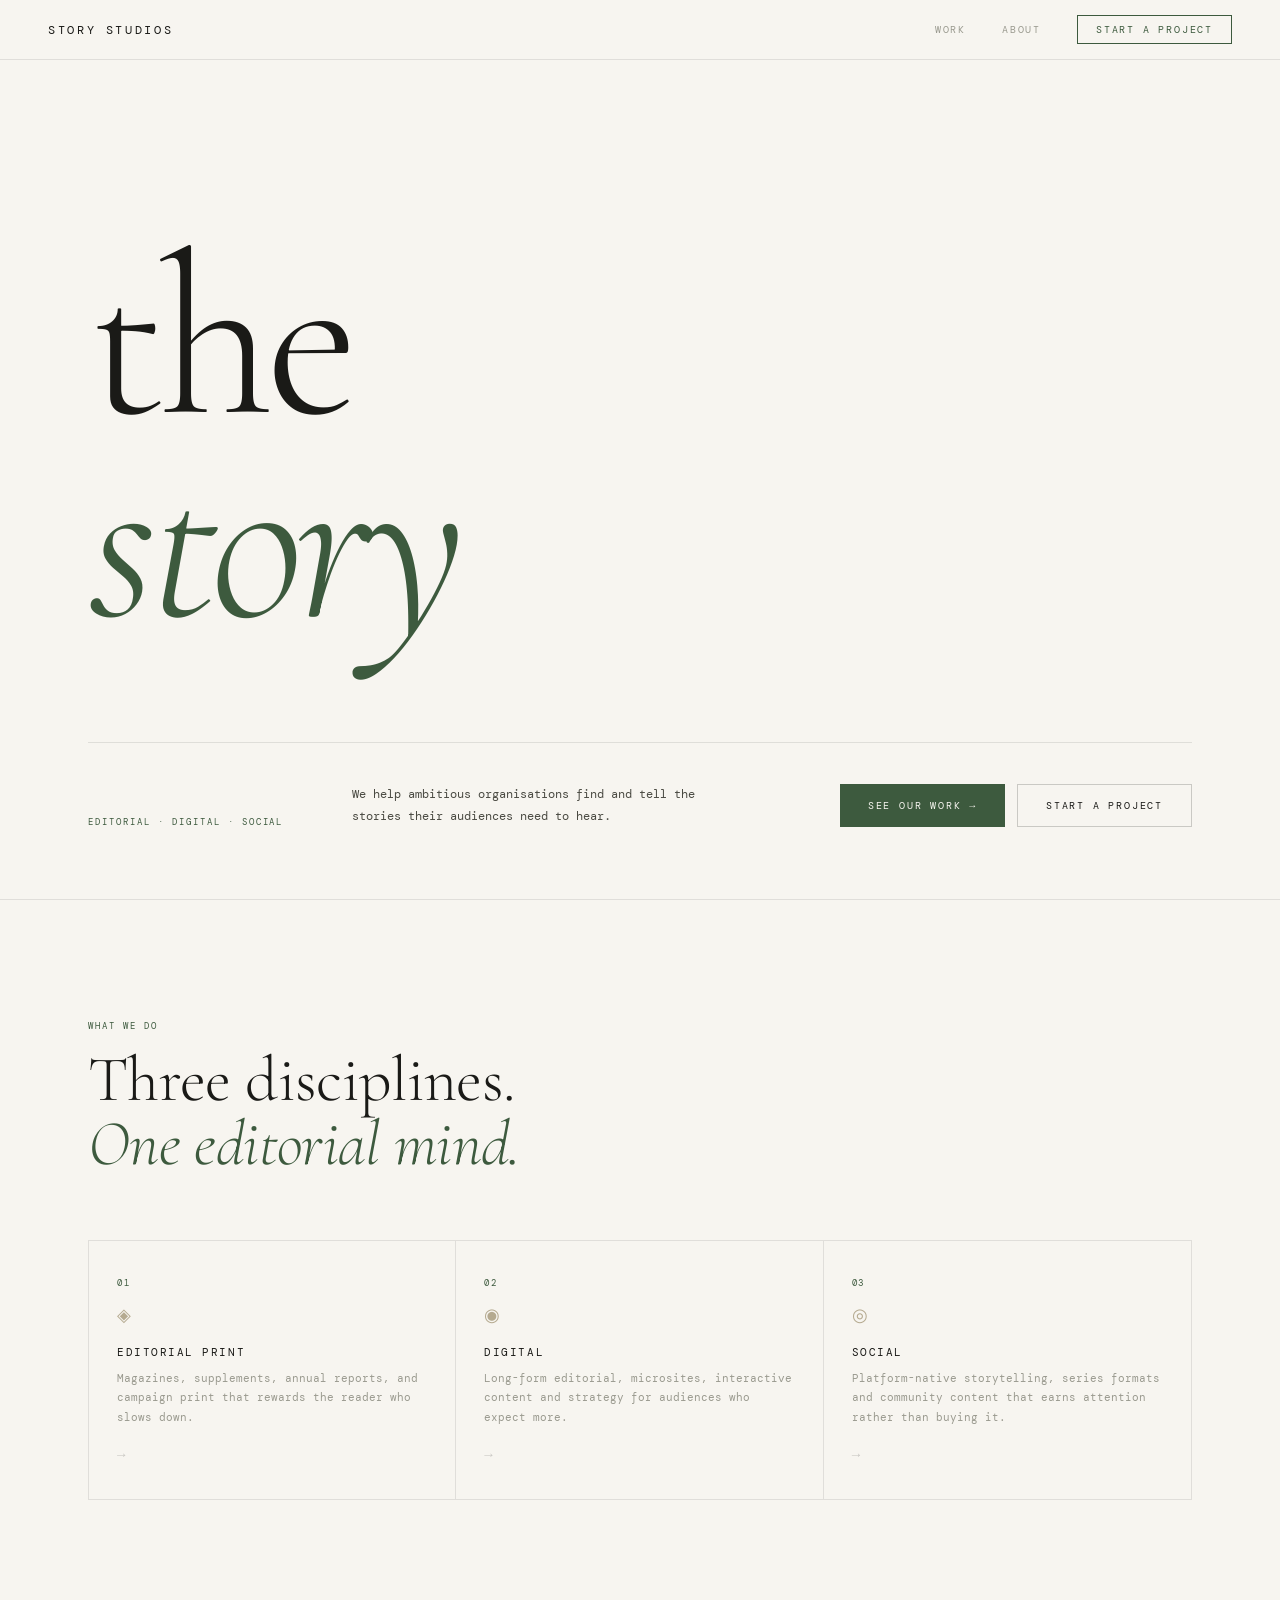
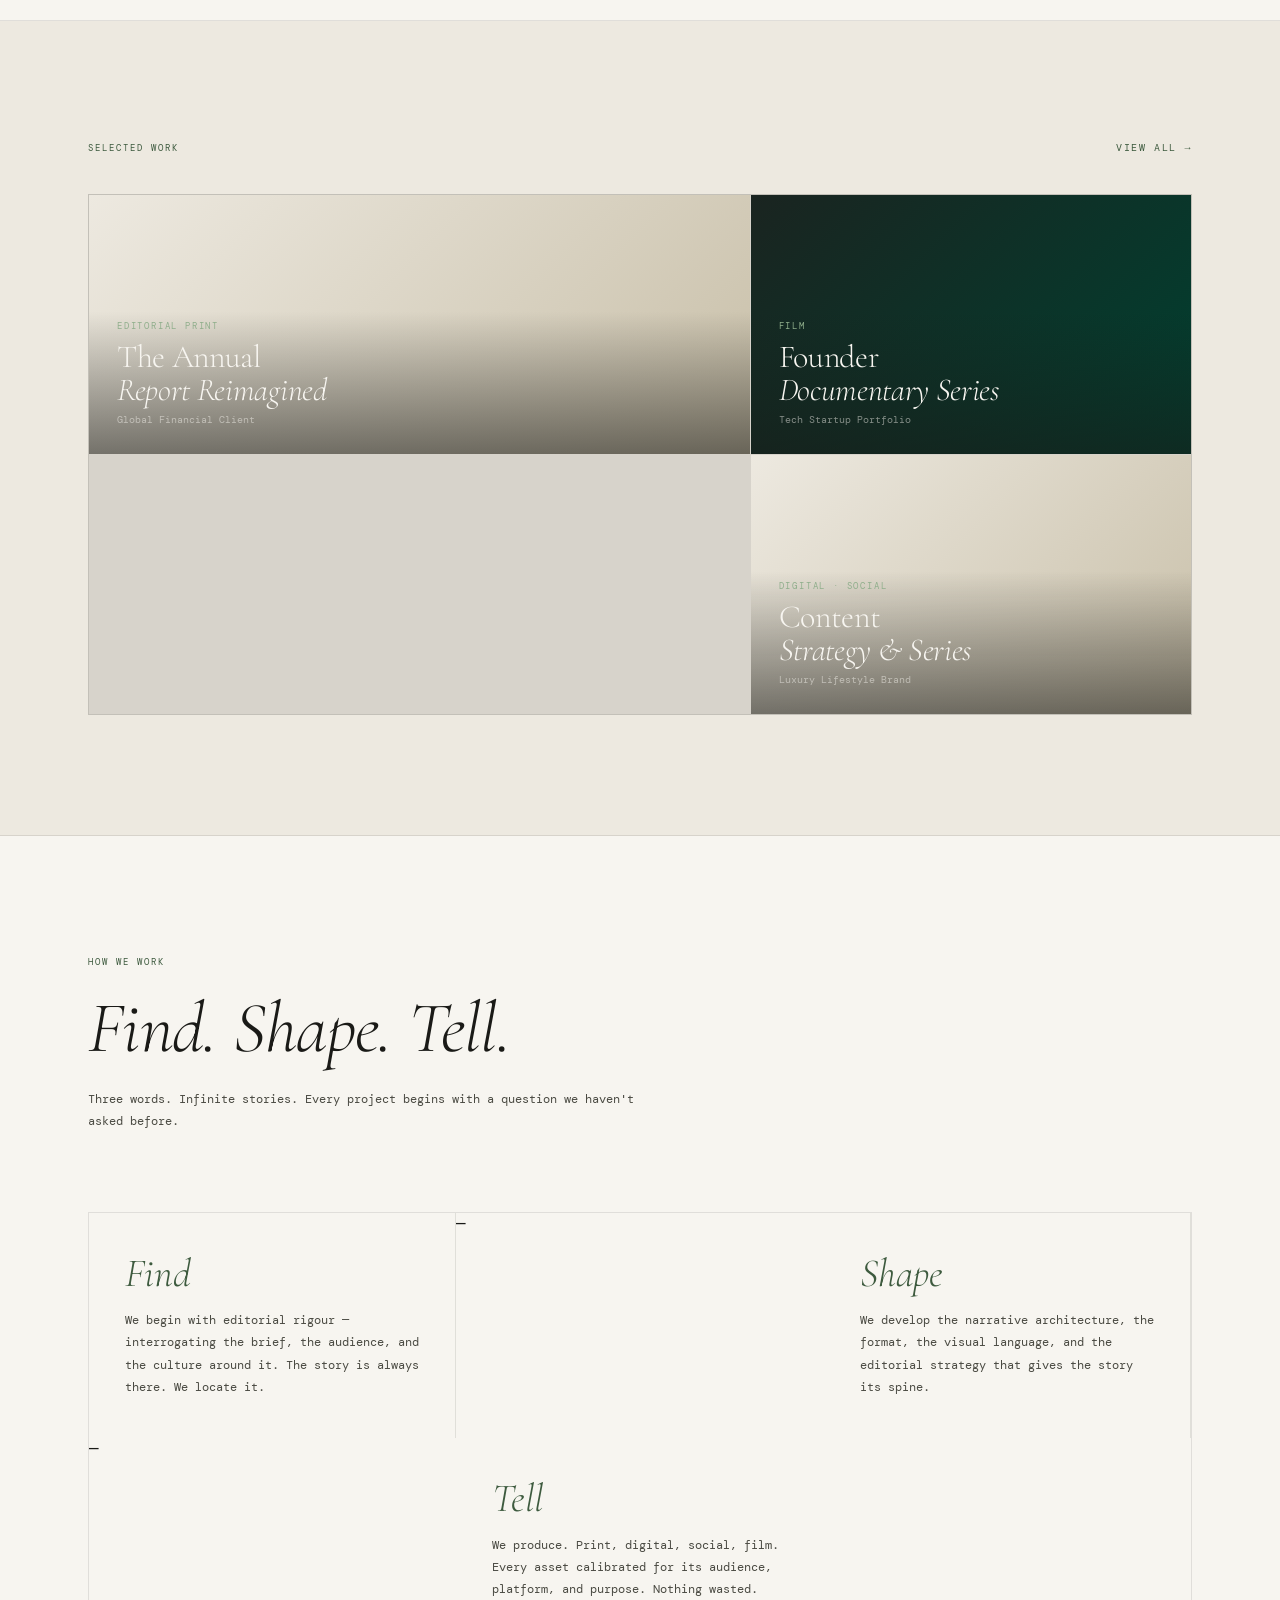
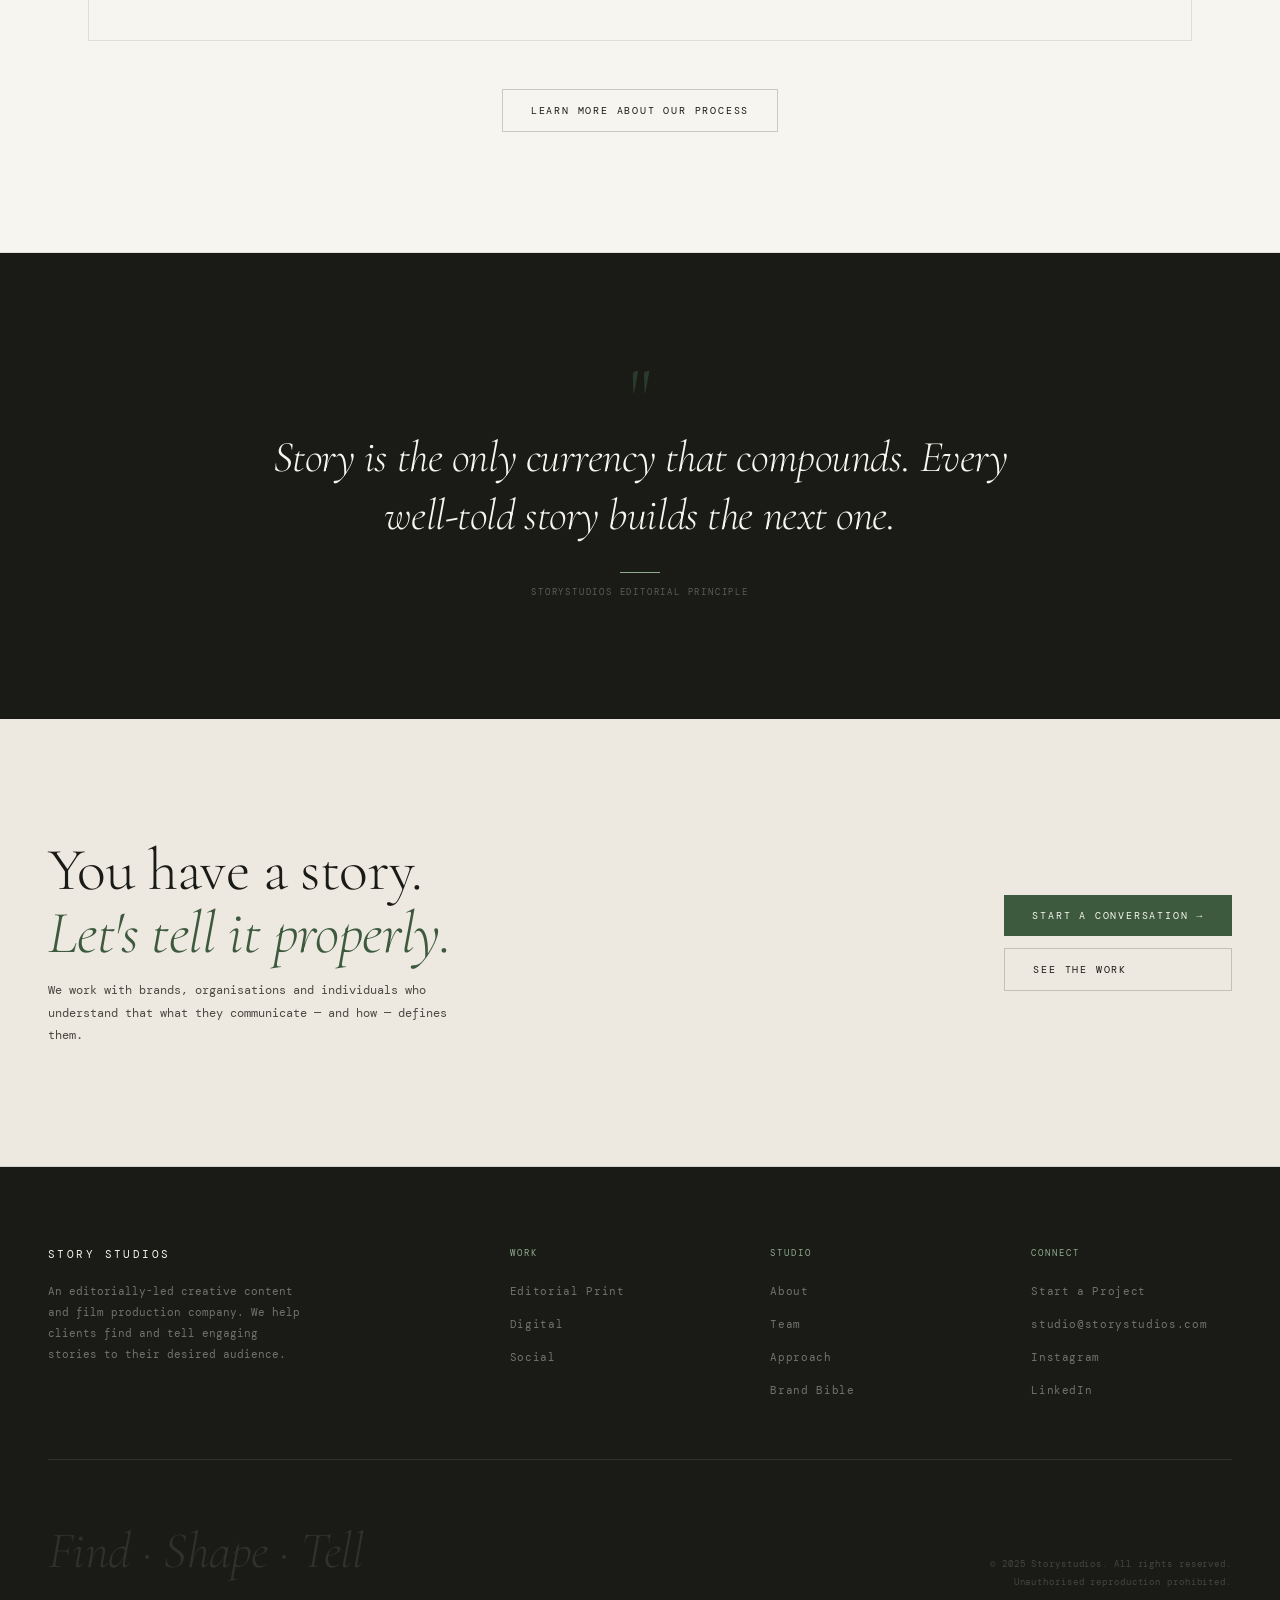
<file: index.html>
<!DOCTYPE html>
<html lang="en">
<head>
  <meta charset="UTF-8" />
  <meta http-equiv="refresh" content="0; url=home.html" />
  <meta name="viewport" content="width=device-width, initial-scale=1.0" />
  <title>Storystudios</title>
  <style>
    body { background: #2B2D3A; margin: 0; }
  </style>
</head>
<body>
  <script>window.location.replace('home.html');</script>
</body>
</html>
</file>
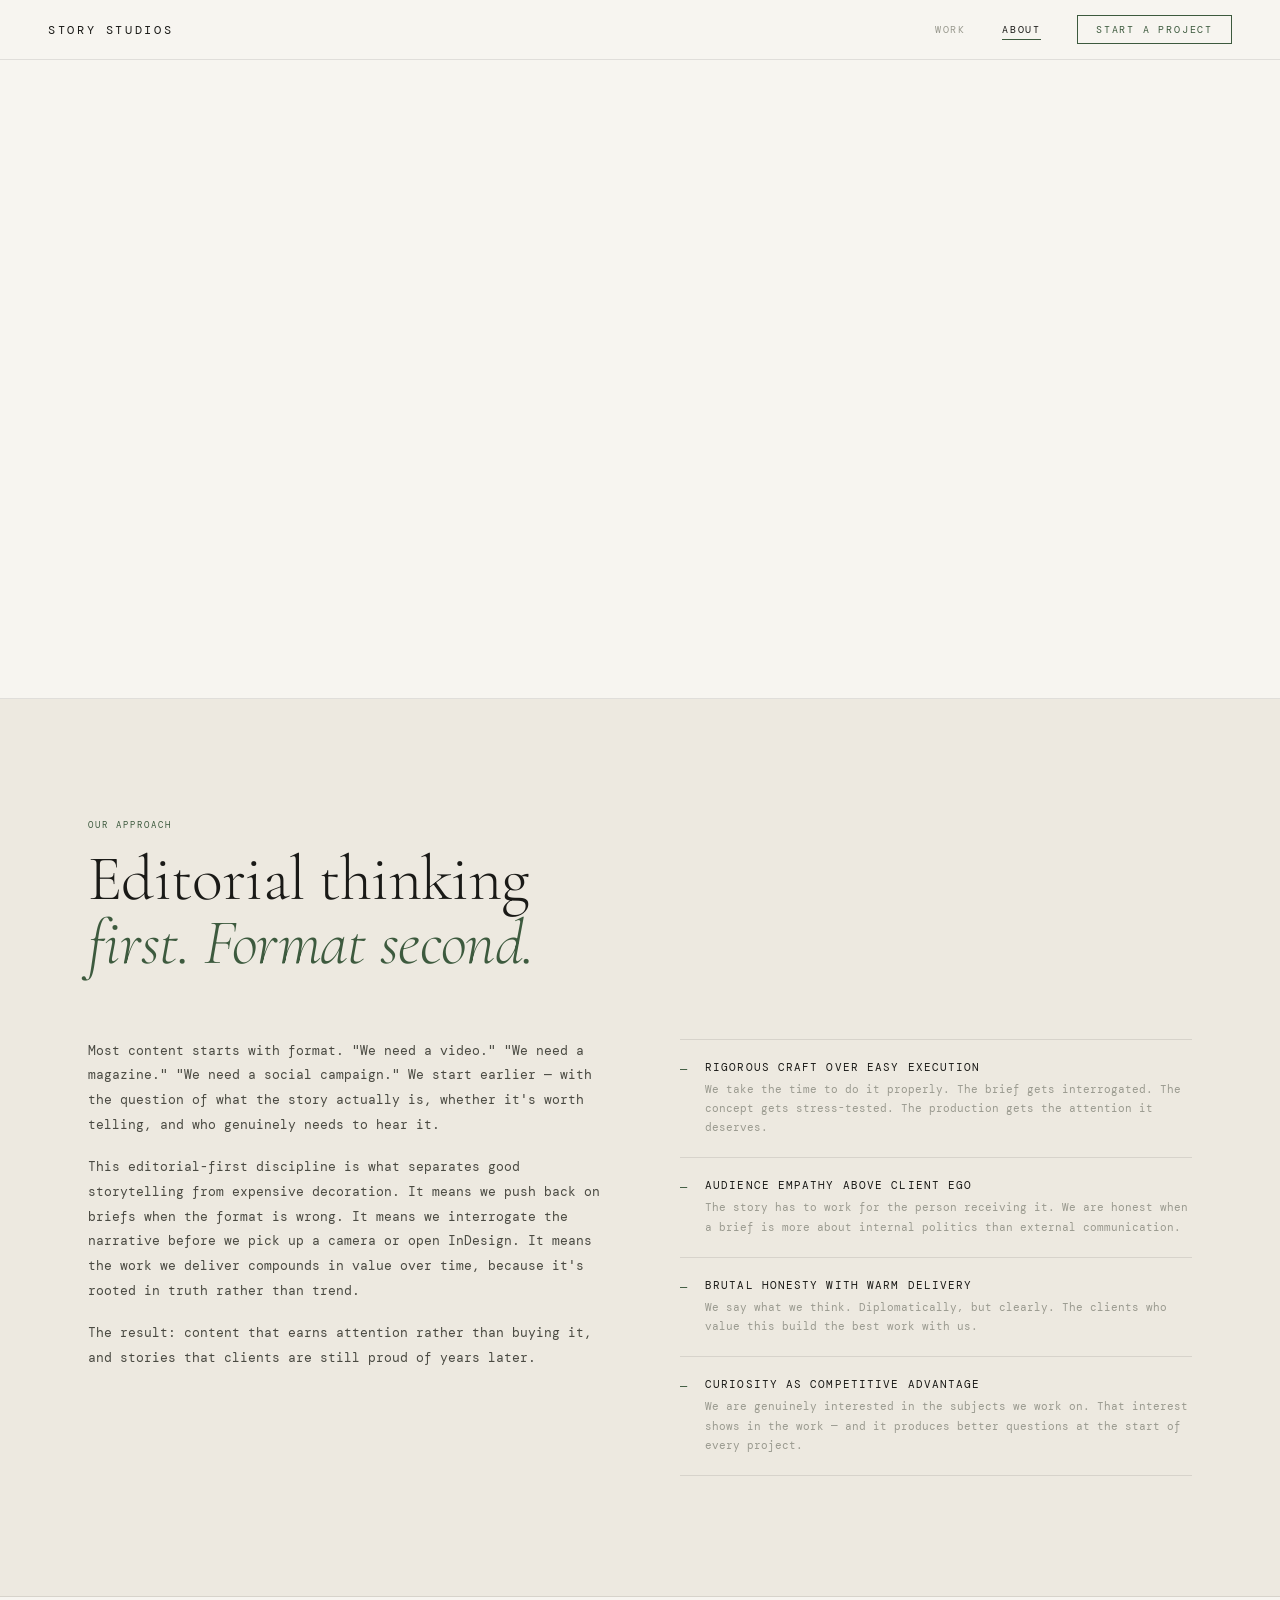
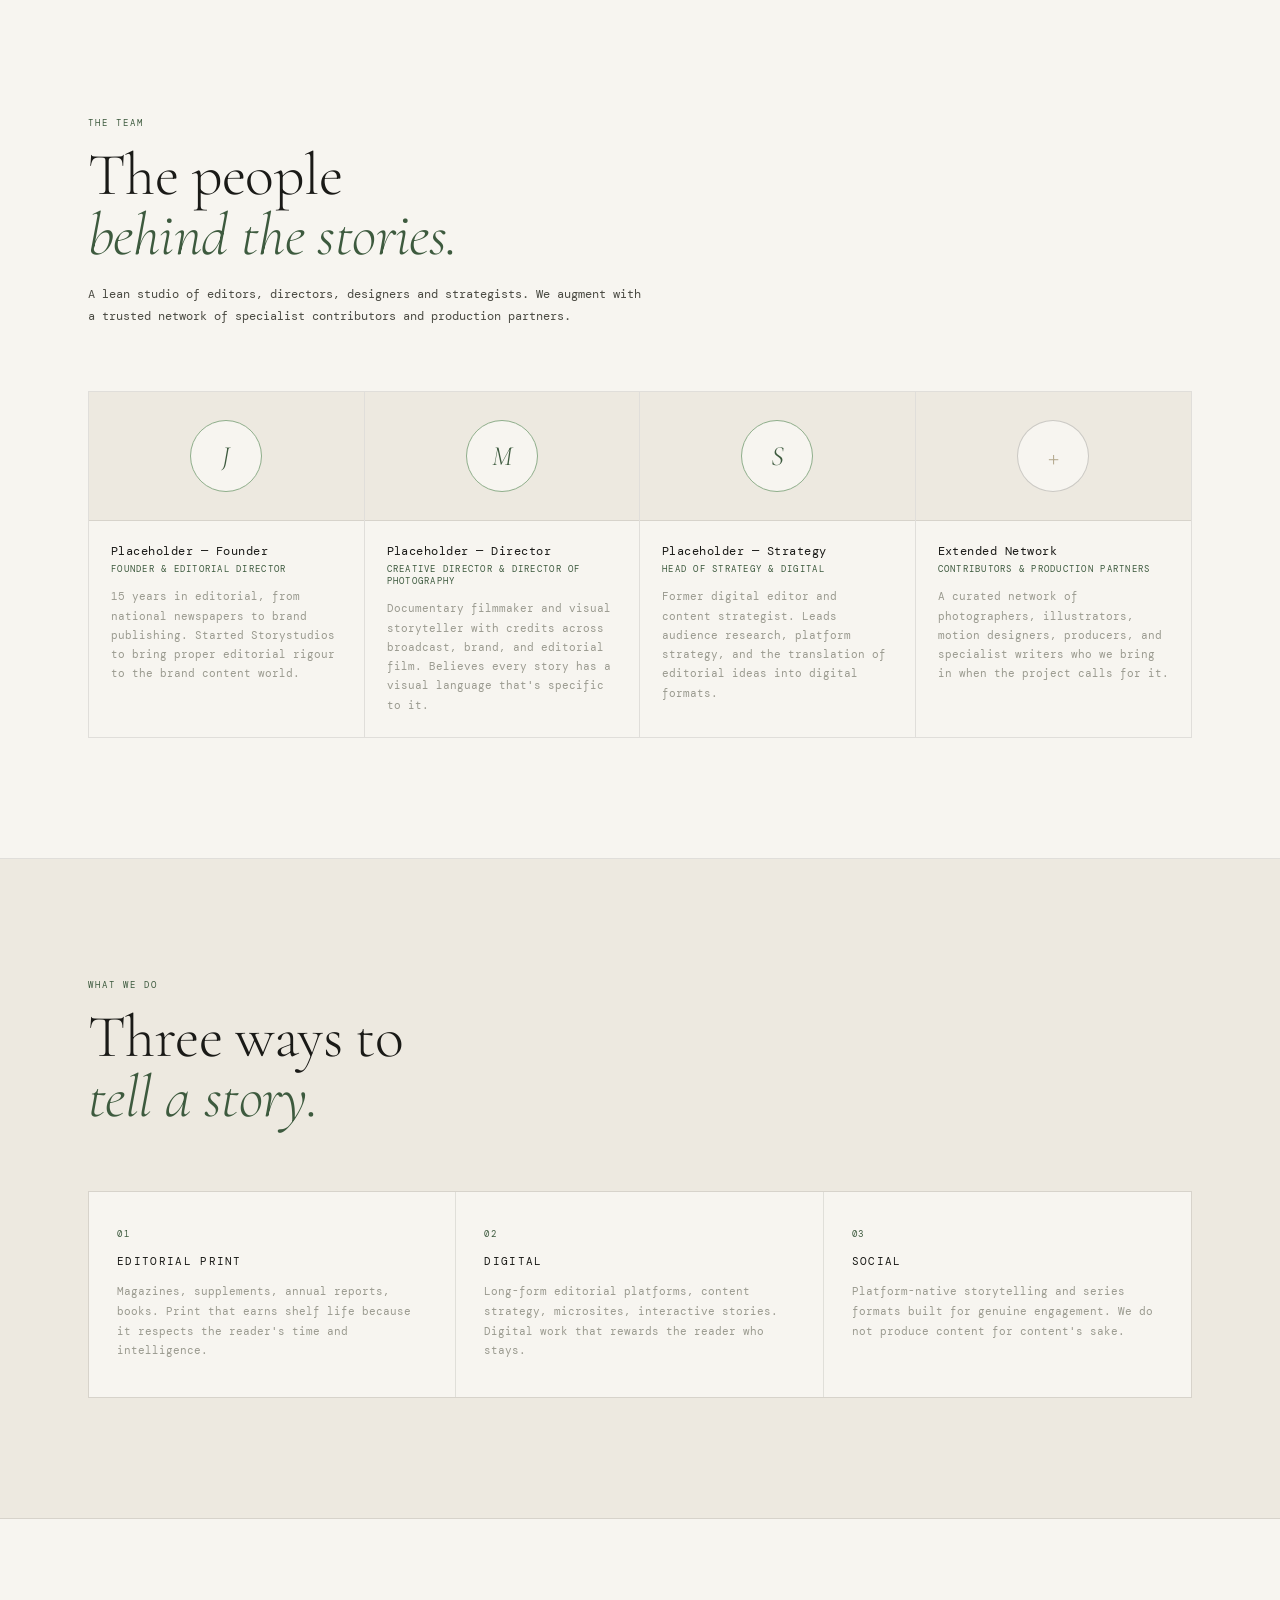
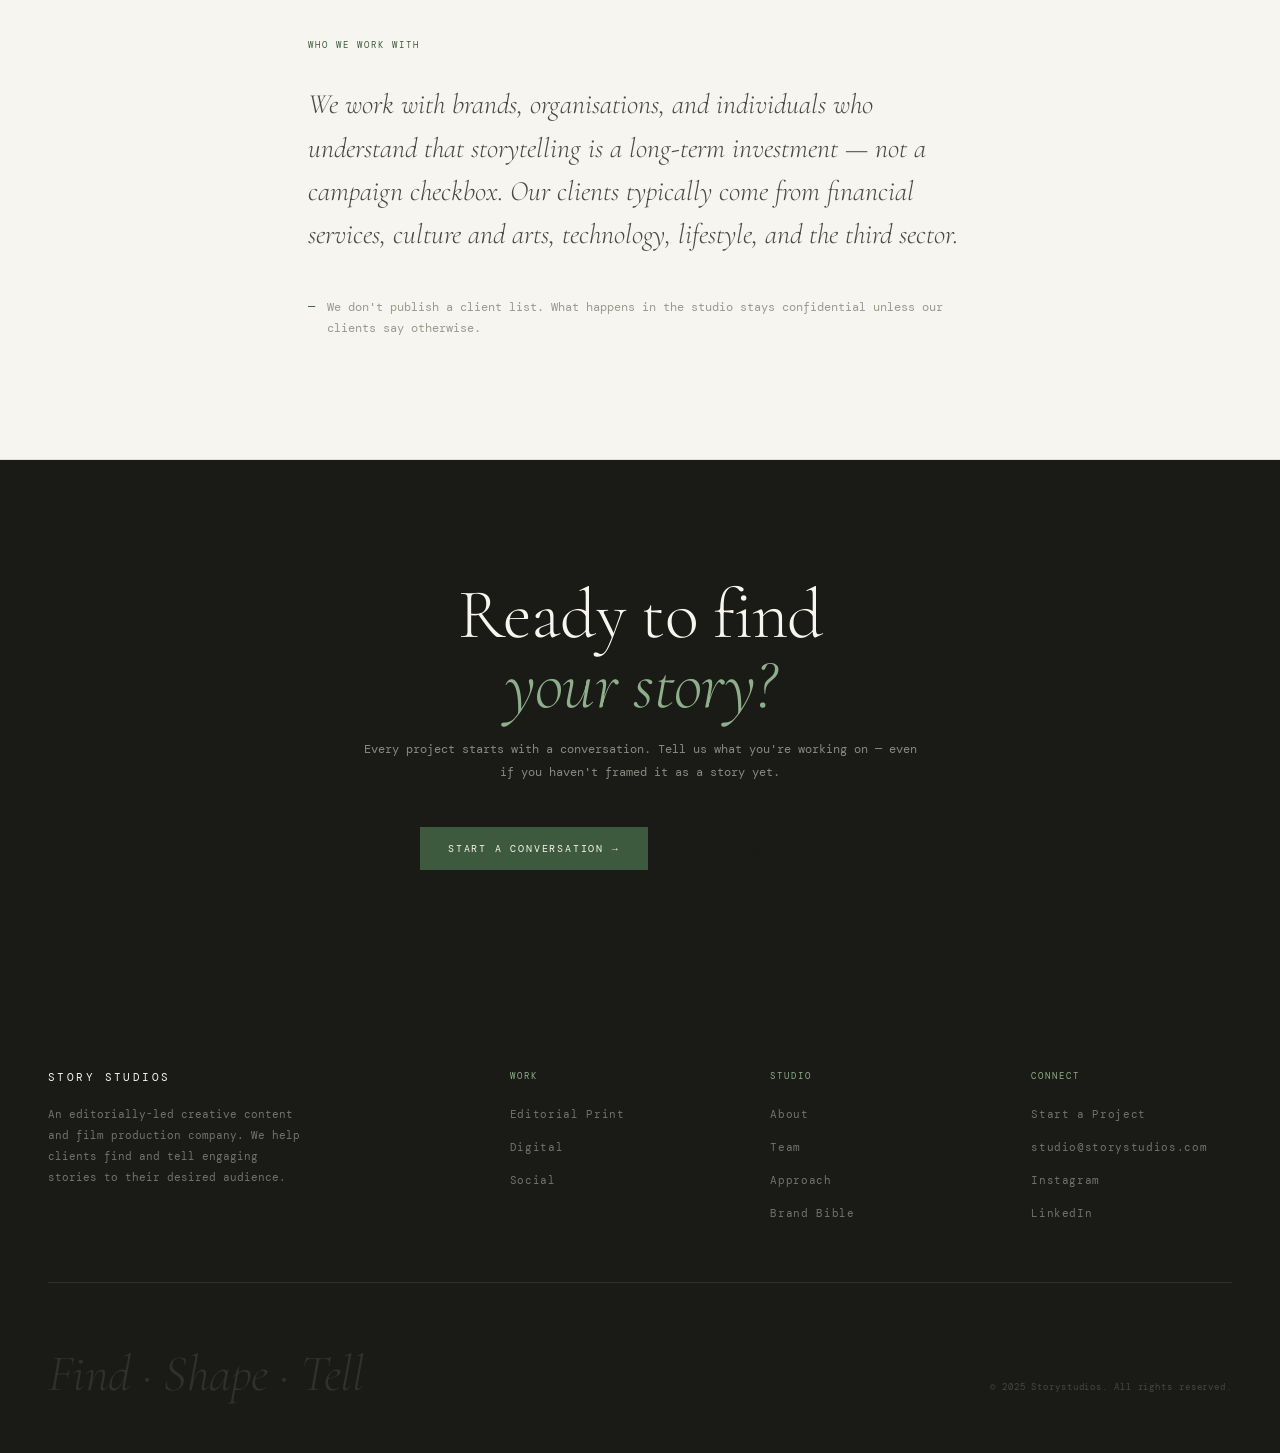
<file: about.html>
<!DOCTYPE html>
<html lang="en">
<head>
  <meta charset="UTF-8" />
  <meta name="viewport" content="width=device-width, initial-scale=1.0" />
  <title>About — Storystudios</title>
  <meta name="description" content="Storystudios — who we are, how we work, and why editorial thinking drives everything we do." />
  <link rel="preconnect" href="https://fonts.googleapis.com">
  <link rel="preconnect" href="https://fonts.gstatic.com" crossorigin>
  <link href="https://fonts.googleapis.com/css2?family=Cormorant+Garamond:ital,wght@0,300;0,400;0,600;1,300;1,400&family=DM+Mono:ital,wght@0,300;0,400;1,300&display=swap" rel="stylesheet">
  <link rel="stylesheet" href="css/site.css" />
  <link rel="stylesheet" href="css/about.css" />
</head>
<body>

  <nav class="site-nav" id="site-nav">
    <a href="home.html" class="nav-logo">
      <span class="nav-wordmark">Story Studios</span>
    </a>
    <div class="nav-links">
      <a href="work.html">Work</a>
      <a href="about.html" class="active">About</a>
      <a href="contact.html" class="nav-cta">Start a Project</a>
    </div>
  </nav>

  <div class="page-wrap">

    <!-- ABOUT HERO -->
    <header class="about-hero">
      <div class="ah-inner">
        <div class="ah-left">
          <div class="eyebrow" style="animation: fadeUp 0.7s var(--ease-out-expo) 0.1s both; opacity:0;">About the Studio</div>
          <h1 class="ah-title" style="animation: fadeUp 0.8s var(--ease-out-expo) 0.25s both; opacity:0;">
            We are<br>
            <em>editorial</em><br>
            strategists<br>
            who make<br>
            <em>things.</em>
          </h1>
        </div>
        <div class="ah-right" style="animation: fadeUp 0.8s var(--ease-out-expo) 0.5s both; opacity:0;">
          <p class="ah-intro">Storystudios is an editorially-led creative content and film production company. We help ambitious brands and organisations find and tell engaging stories to their desired audiences.</p>
          <p class="ah-intro">We are not a marketing agency. We are not a production house. We sit at the intersection — bringing editorial rigour and production capability to every brief, in equal measure.</p>
          <div class="ah-stats">
            <div class="ah-stat">
              <div class="ah-num">04</div>
              <div class="ah-label">Disciplines</div>
            </div>
            <div class="ah-stat">
              <div class="ah-num">10+</div>
              <div class="ah-label">Years Experience</div>
            </div>
            <div class="ah-stat">
              <div class="ah-num">3</div>
              <div class="ah-label">Continents</div>
            </div>
          </div>
        </div>
      </div>
    </header>

    <!-- APPROACH -->
    <section class="approach-section" id="approach">
      <div class="as-inner">
        <div class="as-header reveal">
          <div class="eyebrow">Our Approach</div>
          <h2 class="as-title">Editorial thinking<br><em>first. Format second.</em></h2>
        </div>
        <div class="as-body">
          <div class="as-text reveal">
            <p>Most content starts with format. "We need a video." "We need a magazine." "We need a social campaign." We start earlier — with the question of what the story actually is, whether it's worth telling, and who genuinely needs to hear it.</p>
            <p>This editorial-first discipline is what separates good storytelling from expensive decoration. It means we push back on briefs when the format is wrong. It means we interrogate the narrative before we pick up a camera or open InDesign. It means the work we deliver compounds in value over time, because it's rooted in truth rather than trend.</p>
            <p>The result: content that earns attention rather than buying it, and stories that clients are still proud of years later.</p>
          </div>
          <div class="as-principles reveal">
            <div class="asp-item">
              <div class="asp-mark">—</div>
              <div class="asp-text">
                <div class="asp-title">Rigorous craft over easy execution</div>
                <div class="asp-desc">We take the time to do it properly. The brief gets interrogated. The concept gets stress-tested. The production gets the attention it deserves.</div>
              </div>
            </div>
            <div class="asp-item">
              <div class="asp-mark">—</div>
              <div class="asp-text">
                <div class="asp-title">Audience empathy above client ego</div>
                <div class="asp-desc">The story has to work for the person receiving it. We are honest when a brief is more about internal politics than external communication.</div>
              </div>
            </div>
            <div class="asp-item">
              <div class="asp-mark">—</div>
              <div class="asp-text">
                <div class="asp-title">Brutal honesty with warm delivery</div>
                <div class="asp-desc">We say what we think. Diplomatically, but clearly. The clients who value this build the best work with us.</div>
              </div>
            </div>
            <div class="asp-item">
              <div class="asp-mark">—</div>
              <div class="asp-text">
                <div class="asp-title">Curiosity as competitive advantage</div>
                <div class="asp-desc">We are genuinely interested in the subjects we work on. That interest shows in the work — and it produces better questions at the start of every project.</div>
              </div>
            </div>
          </div>
        </div>
      </div>
    </section>

    <!-- TEAM -->
    <section class="team-section" id="team">
      <div class="ts-inner">
        <div class="ts-header reveal">
          <div class="eyebrow">The Team</div>
          <h2 class="ts-title">The people<br><em>behind the stories.</em></h2>
          <p class="ts-sub">A lean studio of editors, directors, designers and strategists. We augment with a trusted network of specialist contributors and production partners.</p>
        </div>
        <div class="ts-grid">
          <div class="team-card reveal">
            <div class="tc-portrait">
              <div class="tc-portrait-inner">
                <div class="tc-initial">J</div>
              </div>
            </div>
            <div class="tc-info">
              <div class="tc-name">Placeholder — Founder</div>
              <div class="tc-role">Founder &amp; Editorial Director</div>
              <p class="tc-bio">15 years in editorial, from national newspapers to brand publishing. Started Storystudios to bring proper editorial rigour to the brand content world.</p>
            </div>
          </div>
          <div class="team-card reveal">
            <div class="tc-portrait">
              <div class="tc-portrait-inner">
                <div class="tc-initial">M</div>
              </div>
            </div>
            <div class="tc-info">
              <div class="tc-name">Placeholder — Director</div>
              <div class="tc-role">Creative Director &amp; Director of Photography</div>
              <p class="tc-bio">Documentary filmmaker and visual storyteller with credits across broadcast, brand, and editorial film. Believes every story has a visual language that's specific to it.</p>
            </div>
          </div>
          <div class="team-card reveal">
            <div class="tc-portrait">
              <div class="tc-portrait-inner">
                <div class="tc-initial">S</div>
              </div>
            </div>
            <div class="tc-info">
              <div class="tc-name">Placeholder — Strategy</div>
              <div class="tc-role">Head of Strategy &amp; Digital</div>
              <p class="tc-bio">Former digital editor and content strategist. Leads audience research, platform strategy, and the translation of editorial ideas into digital formats.</p>
            </div>
          </div>
          <div class="team-card reveal">
            <div class="tc-portrait">
              <div class="tc-portrait-inner tc-network">
                <div class="tc-initial">+</div>
              </div>
            </div>
            <div class="tc-info">
              <div class="tc-name">Extended Network</div>
              <div class="tc-role">Contributors &amp; Production Partners</div>
              <p class="tc-bio">A curated network of photographers, illustrators, motion designers, producers, and specialist writers who we bring in when the project calls for it.</p>
            </div>
          </div>
        </div>
      </div>
    </section>

    <!-- DISCIPLINES -->
    <section class="about-disciplines">
      <div class="ad-inner">
        <div class="ad-header reveal">
          <div class="eyebrow">What We Do</div>
          <h2 class="ad-title">Three ways to<br><em>tell a story.</em></h2>
        </div>
        <div class="ad-grid ad-grid-3">
          <div class="ad-item reveal">
            <div class="ad-num">01</div>
            <div class="ad-name">Editorial Print</div>
            <p>Magazines, supplements, annual reports, books. Print that earns shelf life because it respects the reader's time and intelligence.</p>
          </div>
          <div class="ad-item reveal">
            <div class="ad-num">02</div>
            <div class="ad-name">Digital</div>
            <p>Long-form editorial platforms, content strategy, microsites, interactive stories. Digital work that rewards the reader who stays.</p>
          </div>
          <div class="ad-item reveal">
            <div class="ad-num">03</div>
            <div class="ad-name">Social</div>
            <p>Platform-native storytelling and series formats built for genuine engagement. We do not produce content for content's sake.</p>
          </div>
          
        </div>
      </div>
    </section>

    <!-- CLIENTS -->
    <section class="clients-section">
      <div class="cl-inner reveal">
        <div class="eyebrow" style="margin-bottom:32px;">Who We Work With</div>
        <p class="cl-intro">We work with brands, organisations, and individuals who understand that storytelling is a long-term investment — not a campaign checkbox. Our clients typically come from financial services, culture and arts, technology, lifestyle, and the third sector.</p>
        <div class="cl-note">
          <span class="cl-note-mark">—</span>
          We don't publish a client list. What happens in the studio stays confidential unless our clients say otherwise.
        </div>
      </div>
    </section>

    <!-- CTA -->
    <section class="about-cta">
      <div class="acta-inner reveal">
        <h2 class="acta-title">Ready to find<br><em>your story?</em></h2>
        <p class="acta-sub">Every project starts with a conversation. Tell us what you're working on — even if you haven't framed it as a story yet.</p>
        <div class="acta-actions">
          <a href="contact.html" class="btn-primary">Start a Conversation →</a>
          <a href="work.html" class="btn-ghost">See the Work First</a>
        </div>
      </div>
    </section>

  </div>

  <!-- FOOTER -->
  <footer class="site-footer">
    <div class="footer-grid">
      <div class="footer-brand">
        <div class="footer-logo">
          
          <span class="footer-wordmark">Story Studios</span>
        </div>
        <p>An editorially-led creative content and film production company. We help clients find and tell engaging stories to their desired audience.</p>
      </div>
      <div class="footer-col">
        <div class="footer-col-label">Work</div>
        <ul>
          <li><a href="work.html?filter=editorial">Editorial Print</a></li>
          <li><a href="work.html?filter=digital">Digital</a></li>
          <li><a href="work.html?filter=social">Social</a></li>
          
        </ul>
      </div>
      <div class="footer-col">
        <div class="footer-col-label">Studio</div>
        <ul>
          <li><a href="about.html">About</a></li>
          <li><a href="about.html#team">Team</a></li>
          <li><a href="about.html#approach">Approach</a></li>
          <li><a href="index.html">Brand Bible</a></li>
        </ul>
      </div>
      <div class="footer-col">
        <div class="footer-col-label">Connect</div>
        <ul>
          <li><a href="contact.html">Start a Project</a></li>
          <li><a href="mailto:studio@storystudios.com">studio@storystudios.com</a></li>
          <li><a href="#">Instagram</a></li>
          <li><a href="#">LinkedIn</a></li>
        </ul>
      </div>
    </div>
    <div class="footer-bottom">
      <div class="footer-tagline">Find · Shape · Tell</div>
      <div class="footer-legal">© 2025 Storystudios. All rights reserved.</div>
    </div>
  </footer>

  <script src="js/site.js"></script>
</body>
</html>
</file>
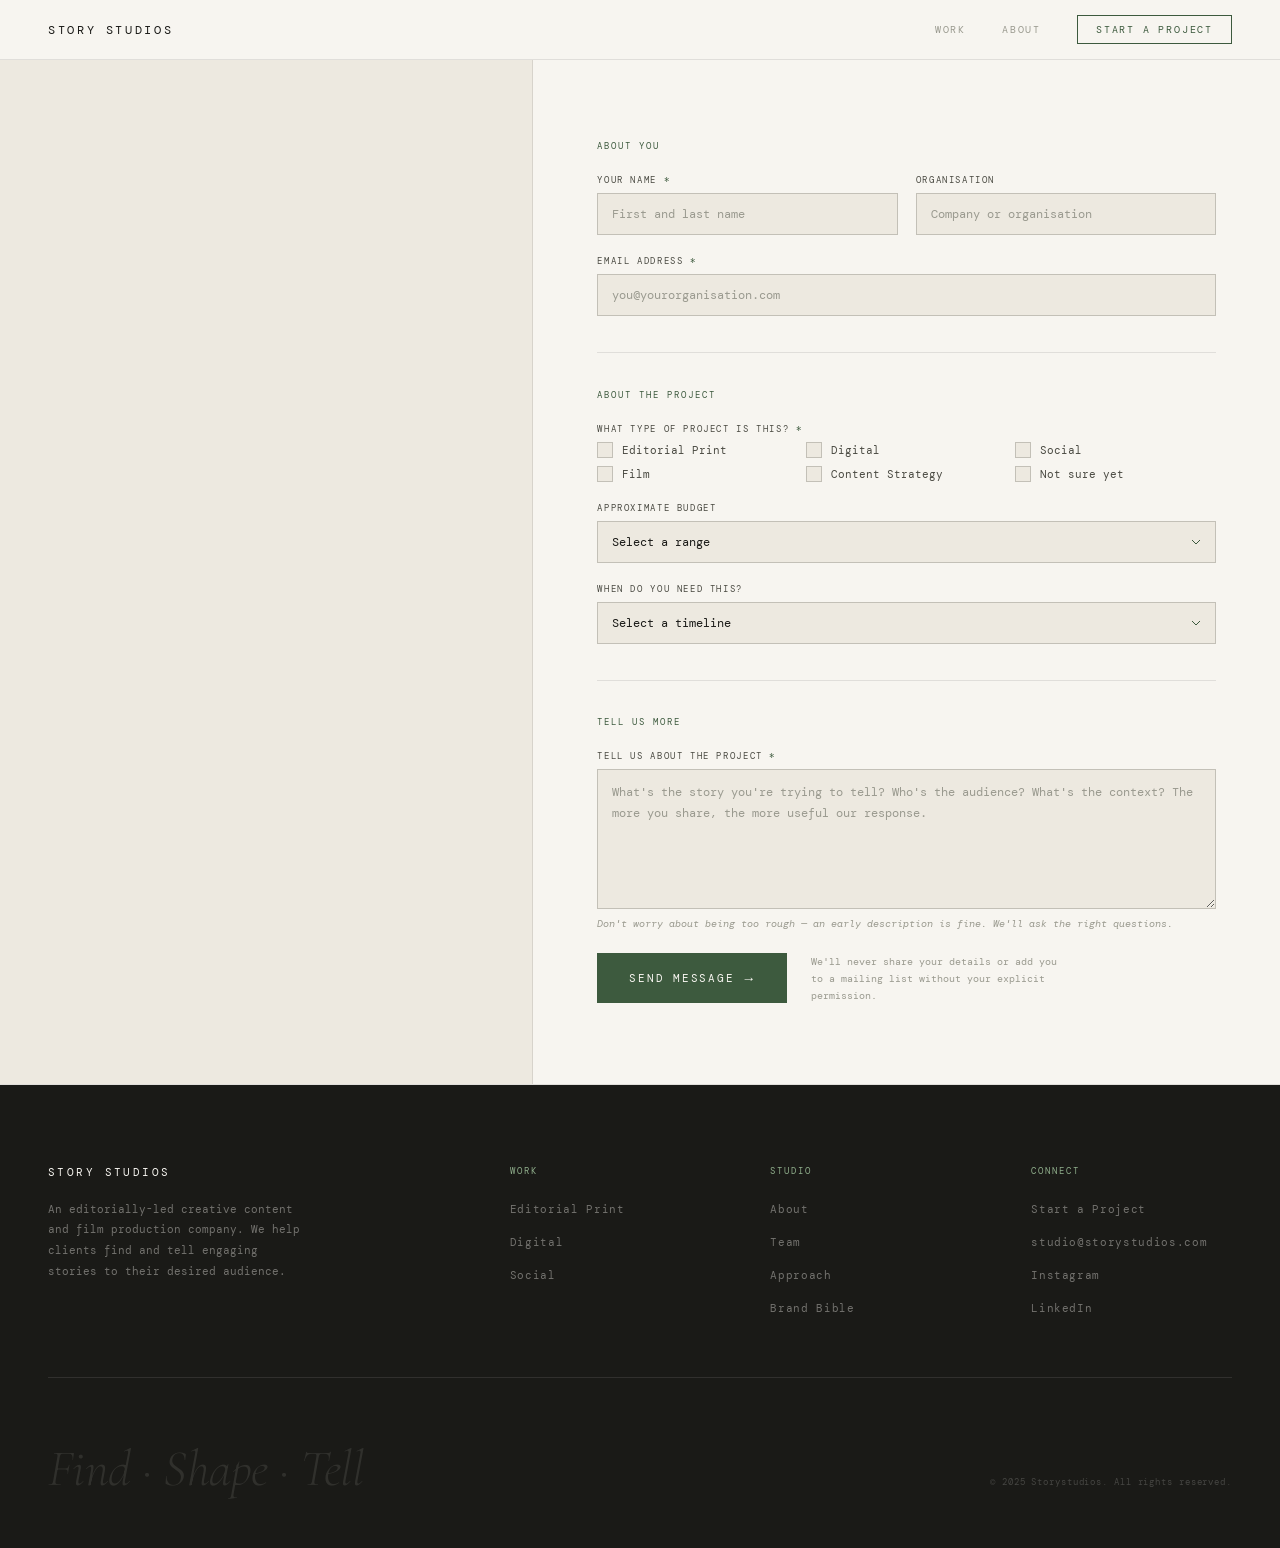
<file: contact.html>
<!DOCTYPE html>
<html lang="en">
<head>
  <meta charset="UTF-8" />
  <meta name="viewport" content="width=device-width, initial-scale=1.0" />
  <title>Contact — Storystudios</title>
  <meta name="description" content="Start a project with Storystudios. Tell us your story — we'll help you shape it." />
  <link rel="preconnect" href="https://fonts.googleapis.com">
  <link rel="preconnect" href="https://fonts.gstatic.com" crossorigin>
  <link href="https://fonts.googleapis.com/css2?family=Cormorant+Garamond:ital,wght@0,300;0,400;0,600;1,300;1,400&family=DM+Mono:ital,wght@0,300;0,400;1,300&display=swap" rel="stylesheet">
  <link rel="stylesheet" href="css/site.css" />
  <link rel="stylesheet" href="css/contact.css" />
</head>
<body>

  <nav class="site-nav" id="site-nav">
    <a href="home.html" class="nav-logo">
      <span class="nav-wordmark">Story Studios</span>
    </a>
    <div class="nav-links">
      <a href="work.html">Work</a>
      <a href="about.html">About</a>
      <a href="contact.html" class="nav-cta active-cta">Start a Project</a>
    </div>
  </nav>

  <div class="page-wrap">

    <div class="contact-layout">

      <!-- LEFT: Contact info -->
      <div class="contact-left">
        <div class="cl-sticky">
          <div class="eyebrow" style="margin-bottom:24px; animation: fadeUp 0.7s var(--ease-out-expo) 0.1s both; opacity:0;">Get in Touch</div>
          <h1 class="contact-title" style="animation: fadeUp 0.8s var(--ease-out-expo) 0.25s both; opacity:0;">
            Let's find<br>
            <em>your story.</em>
          </h1>
          <p class="contact-intro" style="animation: fadeUp 0.8s var(--ease-out-expo) 0.4s both; opacity:0;">Every project starts with a conversation. Tell us what you're working on — even if you haven't framed it as a story yet. That's partly what we're here for.</p>

          <div class="contact-details" style="animation: fadeUp 0.8s var(--ease-out-expo) 0.55s both; opacity:0;">
            <div class="cd-item">
              <div class="cd-label">Email</div>
              <a href="mailto:studio@storystudios.com" class="cd-value">studio@storystudios.com</a>
            </div>
            <div class="cd-item">
              <div class="cd-label">New Business</div>
              <a href="mailto:hello@storystudios.com" class="cd-value">hello@storystudios.com</a>
            </div>
            <div class="cd-item">
              <div class="cd-label">Website</div>
              <a href="home.html" class="cd-value">storystudios.com</a>
            </div>
          </div>

          <div class="contact-social" style="animation: fadeUp 0.8s var(--ease-out-expo) 0.7s both; opacity:0;">
            <div class="cd-label">Follow</div>
            <div class="cs-links">
              <a href="#" class="cs-link">Instagram</a>
              <a href="#" class="cs-link">LinkedIn</a>
              <a href="#" class="cs-link">Vimeo</a>
            </div>
          </div>

          <div class="contact-process" style="animation: fadeUp 0.8s var(--ease-out-expo) 0.85s both; opacity:0;">
            <div class="cp-title">What happens next</div>
            <div class="cp-step">
              <span class="cp-num">01</span>
              <span>We read your message and respond within one working day.</span>
            </div>
            <div class="cp-step">
              <span class="cp-num">02</span>
              <span>A short discovery call — 30 minutes — to understand the brief.</span>
            </div>
            <div class="cp-step">
              <span class="cp-num">03</span>
              <span>We come back with a perspective, not just a proposal.</span>
            </div>
          </div>
        </div>
      </div>

      <!-- RIGHT: Form -->
      <div class="contact-right">
        <form class="contact-form" id="contact-form" novalidate>

          <div class="cf-section-label">About you</div>

          <div class="cf-row">
            <div class="cf-field">
              <label class="cf-label" for="name">Your name <span class="cf-req">*</span></label>
              <input class="cf-input" type="text" id="name" name="name" placeholder="First and last name" required />
            </div>
            <div class="cf-field">
              <label class="cf-label" for="company">Organisation</label>
              <input class="cf-input" type="text" id="company" name="company" placeholder="Company or organisation" />
            </div>
          </div>

          <div class="cf-field">
            <label class="cf-label" for="email">Email address <span class="cf-req">*</span></label>
            <input class="cf-input" type="email" id="email" name="email" placeholder="you@yourorganisation.com" required />
          </div>

          <div class="cf-divider"></div>
          <div class="cf-section-label">About the project</div>

          <div class="cf-field">
            <label class="cf-label">What type of project is this? <span class="cf-req">*</span></label>
            <div class="cf-checkgroup">
              <label class="cf-check">
                <input type="checkbox" name="type" value="editorial" />
                <span class="cf-check-box"></span>
                <span>Editorial Print</span>
              </label>
              <label class="cf-check">
                <input type="checkbox" name="type" value="digital" />
                <span class="cf-check-box"></span>
                <span>Digital</span>
              </label>
              <label class="cf-check">
                <input type="checkbox" name="type" value="social" />
                <span class="cf-check-box"></span>
                <span>Social</span>
              </label>
              <label class="cf-check">
                <input type="checkbox" name="type" value="film" />
                <span class="cf-check-box"></span>
                <span>Film</span>
              </label>
              <label class="cf-check">
                <input type="checkbox" name="type" value="strategy" />
                <span class="cf-check-box"></span>
                <span>Content Strategy</span>
              </label>
              <label class="cf-check">
                <input type="checkbox" name="type" value="notsure" />
                <span class="cf-check-box"></span>
                <span>Not sure yet</span>
              </label>
            </div>
          </div>

          <div class="cf-field">
            <label class="cf-label" for="budget">Approximate budget</label>
            <select class="cf-input cf-select" id="budget" name="budget">
              <option value="" disabled selected>Select a range</option>
              <option value="under10">Under £10,000</option>
              <option value="10-25">£10,000 – £25,000</option>
              <option value="25-50">£25,000 – £50,000</option>
              <option value="50-100">£50,000 – £100,000</option>
              <option value="over100">£100,000+</option>
              <option value="discuss">Prefer to discuss</option>
            </select>
          </div>

          <div class="cf-field">
            <label class="cf-label" for="timeline">When do you need this?</label>
            <select class="cf-input cf-select" id="timeline" name="timeline">
              <option value="" disabled selected>Select a timeline</option>
              <option value="asap">As soon as possible</option>
              <option value="1month">Within 1 month</option>
              <option value="3months">1–3 months</option>
              <option value="6months">3–6 months</option>
              <option value="planning">Still planning</option>
            </select>
          </div>

          <div class="cf-divider"></div>
          <div class="cf-section-label">Tell us more</div>

          <div class="cf-field">
            <label class="cf-label" for="message">Tell us about the project <span class="cf-req">*</span></label>
            <textarea class="cf-input cf-textarea" id="message" name="message" placeholder="What's the story you're trying to tell? Who's the audience? What's the context? The more you share, the more useful our response." required></textarea>
            <div class="cf-hint">Don't worry about being too rough — an early description is fine. We'll ask the right questions.</div>
          </div>

          <div class="cf-submit-row">
            <button type="submit" class="cf-submit">
              <span class="cf-submit-text">Send Message</span>
              <span class="cf-submit-arrow">→</span>
            </button>
            <div class="cf-privacy">We'll never share your details or add you to a mailing list without your explicit permission.</div>
          </div>

          <!-- Success state -->
          <div class="cf-success" id="cf-success" style="display:none;">
            <div class="cfs-mark">✓</div>
            <div class="cfs-title">Message received.</div>
            <div class="cfs-body">We'll be in touch within one working day. In the meantime, take a look at <a href="work.html">our work</a>.</div>
          </div>

        </form>
      </div>

    </div>

  </div>

  <!-- FOOTER -->
  <footer class="site-footer">
    <div class="footer-grid">
      <div class="footer-brand">
        <div class="footer-logo">
          
          <span class="footer-wordmark">Story Studios</span>
        </div>
        <p>An editorially-led creative content and film production company. We help clients find and tell engaging stories to their desired audience.</p>
      </div>
      <div class="footer-col">
        <div class="footer-col-label">Work</div>
        <ul>
          <li><a href="work.html?filter=editorial">Editorial Print</a></li>
          <li><a href="work.html?filter=digital">Digital</a></li>
          <li><a href="work.html?filter=social">Social</a></li>
          
        </ul>
      </div>
      <div class="footer-col">
        <div class="footer-col-label">Studio</div>
        <ul>
          <li><a href="about.html">About</a></li>
          <li><a href="about.html#team">Team</a></li>
          <li><a href="about.html#approach">Approach</a></li>
          <li><a href="index.html">Brand Bible</a></li>
        </ul>
      </div>
      <div class="footer-col">
        <div class="footer-col-label">Connect</div>
        <ul>
          <li><a href="contact.html">Start a Project</a></li>
          <li><a href="mailto:studio@storystudios.com">studio@storystudios.com</a></li>
          <li><a href="#">Instagram</a></li>
          <li><a href="#">LinkedIn</a></li>
        </ul>
      </div>
    </div>
    <div class="footer-bottom">
      <div class="footer-tagline">Find · Shape · Tell</div>
      <div class="footer-legal">© 2025 Storystudios. All rights reserved.</div>
    </div>
  </footer>

  <script src="js/site.js"></script>
</body>
</html>
</file>
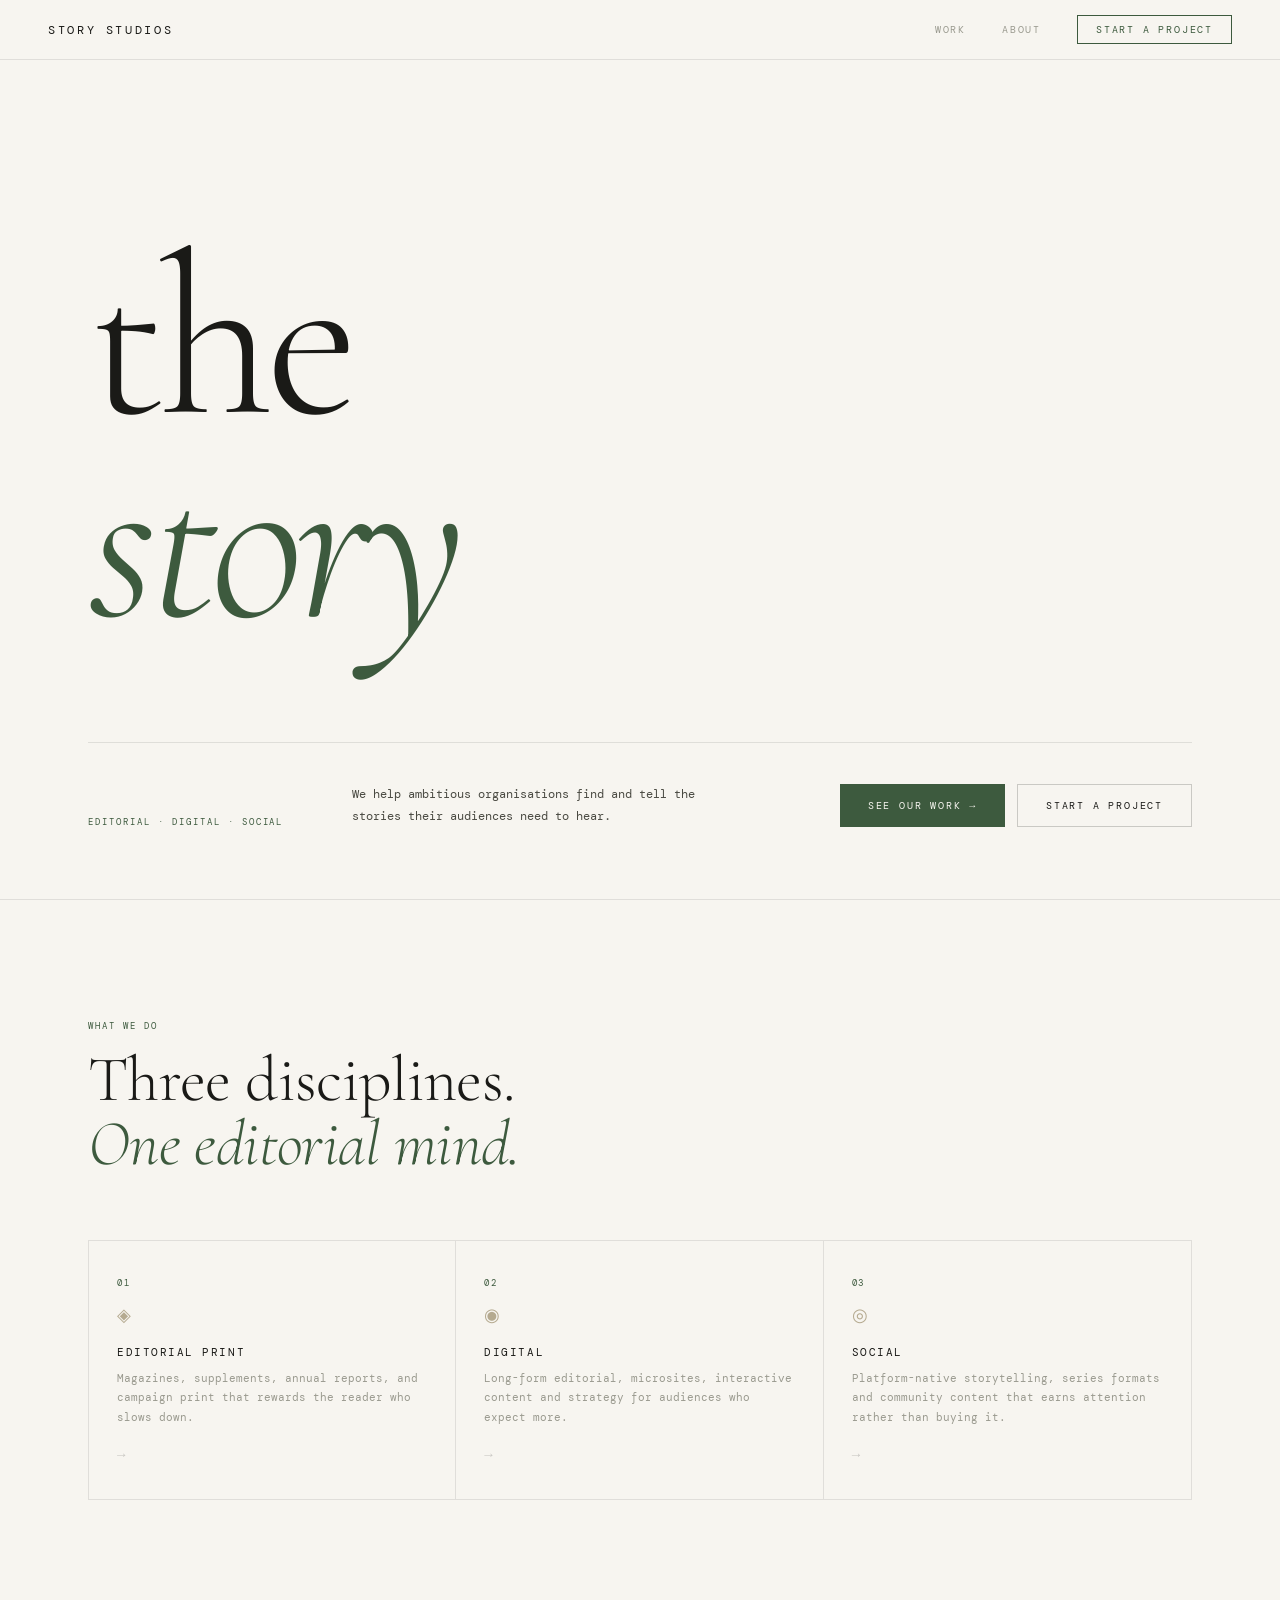
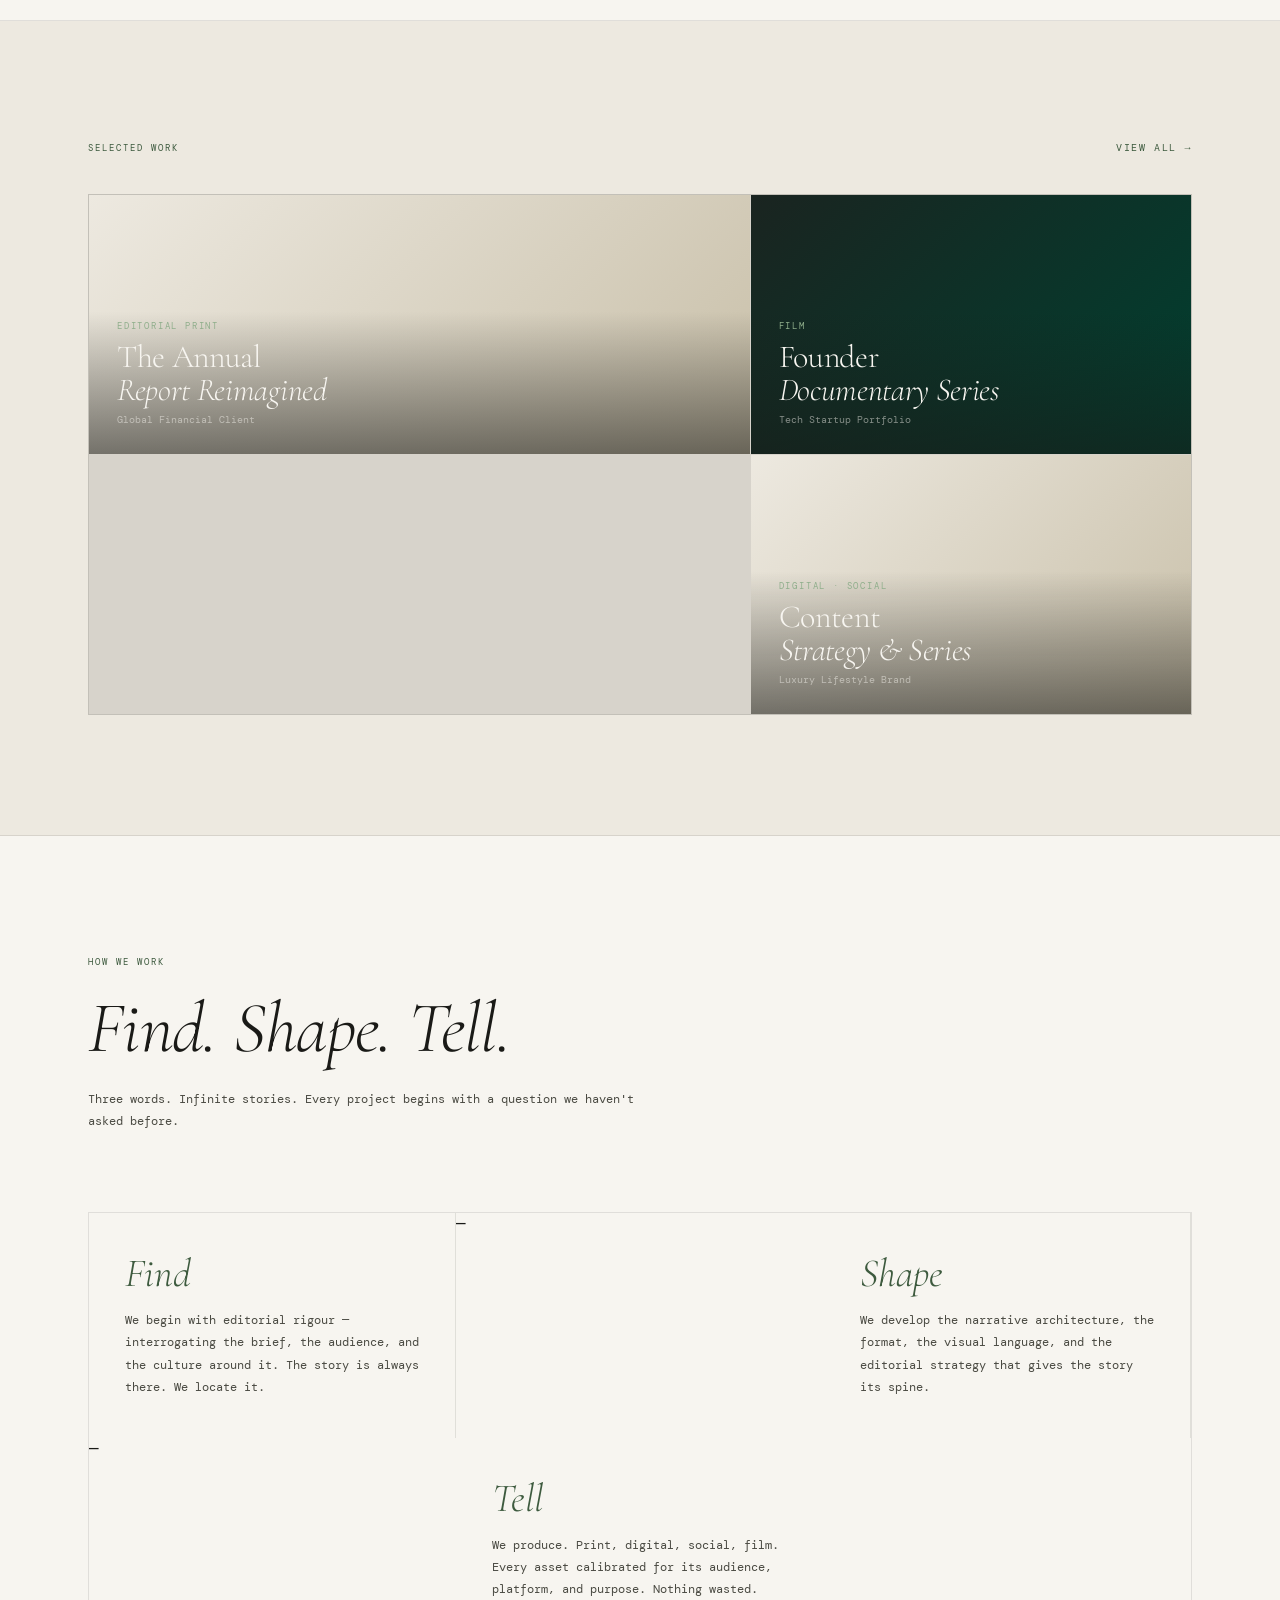
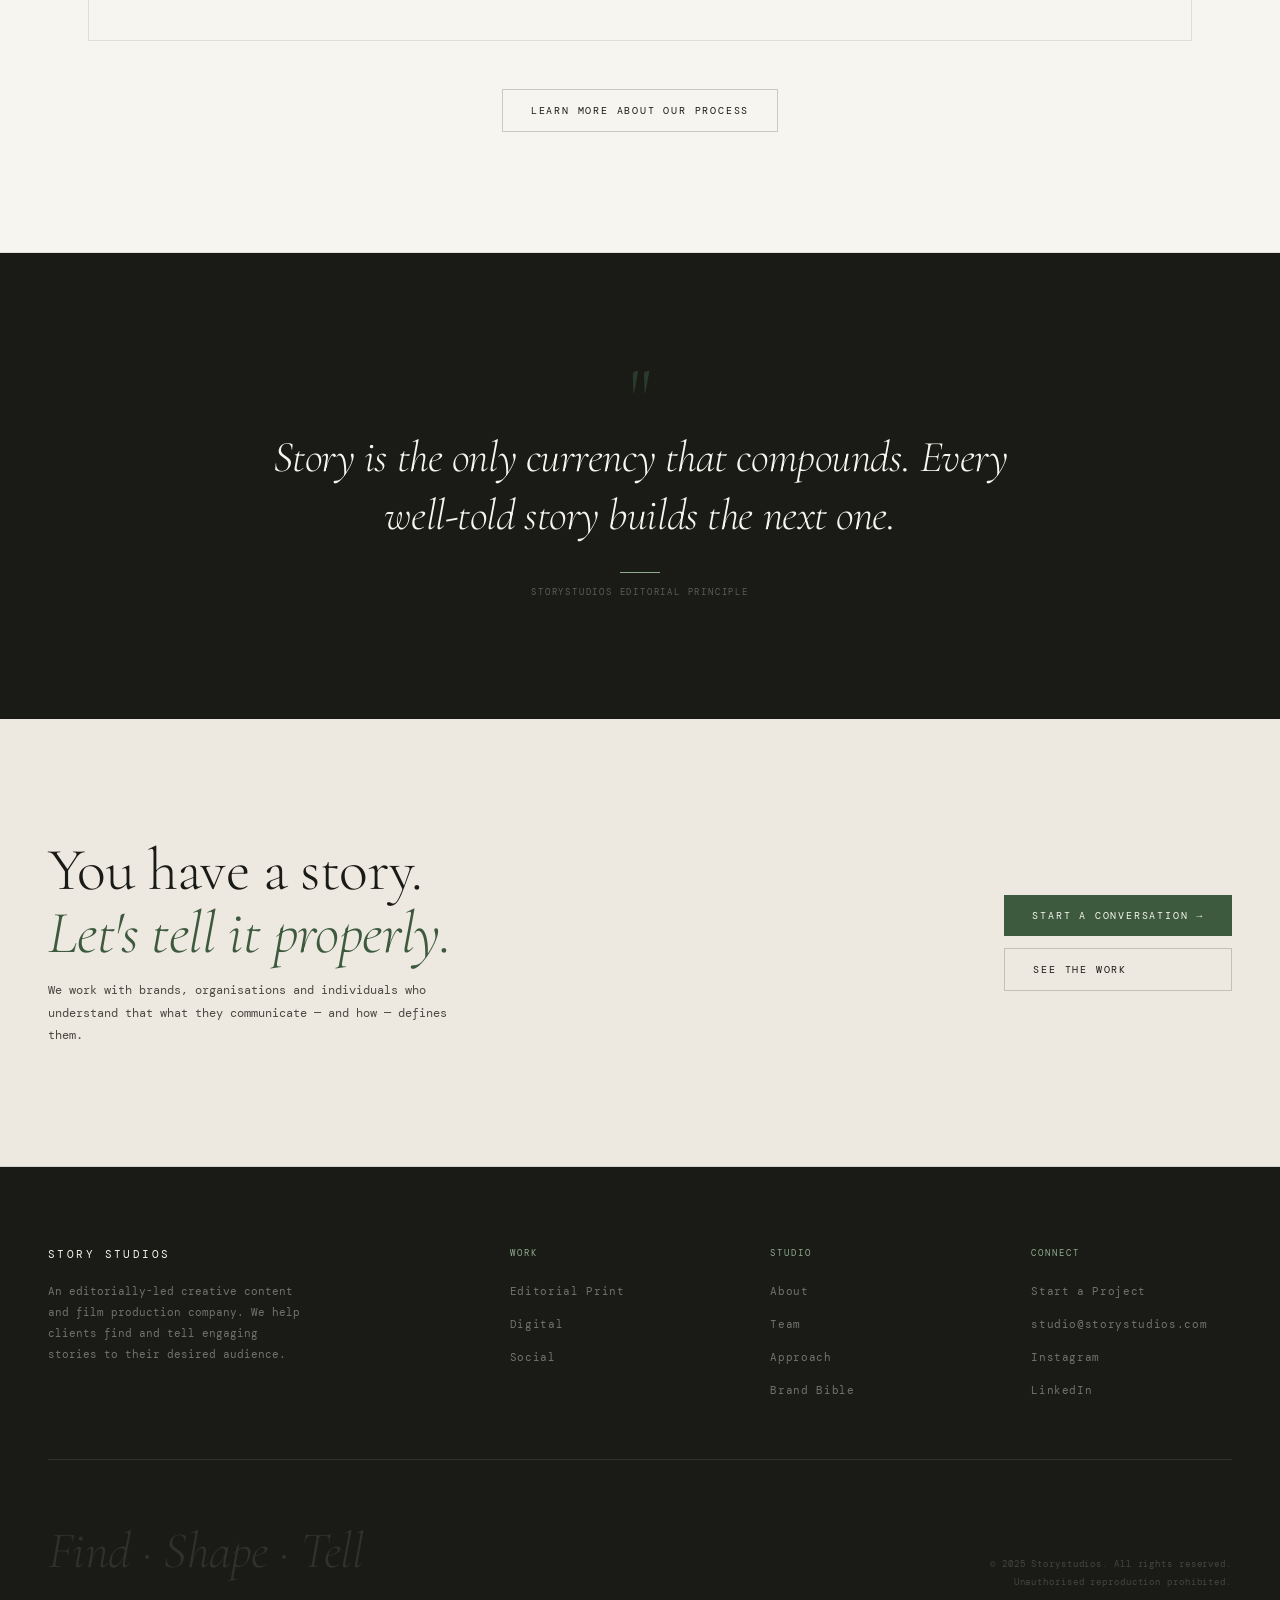
<file: home.html>
<!DOCTYPE html>
<html lang="en">
<head>
  <meta charset="UTF-8" />
  <meta name="viewport" content="width=device-width, initial-scale=1.0" />
  <title>Storystudios — Find. Shape. Tell.</title>
  <meta name="description" content="Storystudios is an editorially-led creative content and film production company. We help clients find and tell engaging stories across print, digital and social." />
  <link rel="preconnect" href="https://fonts.googleapis.com">
  <link rel="preconnect" href="https://fonts.gstatic.com" crossorigin>
  <link href="https://fonts.googleapis.com/css2?family=Cormorant+Garamond:ital,wght@0,300;0,400;0,600;1,300;1,400&family=DM+Mono:ital,wght@0,300;0,400;1,300&display=swap" rel="stylesheet">
  <link rel="stylesheet" href="css/site.css" />
  <link rel="stylesheet" href="css/home.css" />
</head>
<body>

  <nav class="site-nav" id="site-nav">
    <a href="home.html" class="nav-logo">
      <span class="nav-wordmark">Story Studios</span>
    </a>
    <div class="nav-links">
      <a href="work.html">Work</a>
      <a href="about.html">About</a>
      <a href="contact.html" class="nav-cta">Start a Project</a>
    </div>
  </nav>

  <!-- HERO -->
  <section class="hero">
    <div class="hero-statement">
      <h1 class="hero-the-story">
        <span class="hts-the">the</span>
        <span class="hts-story">story</span>
      </h1>
      <div class="hero-foot">
        <div class="hero-foot-left">
          <div class="eyebrow">Editorial · Digital · Social</div>
        </div>
        <p class="hero-foot-desc">We help ambitious organisations find and tell the stories their audiences need to hear.</p>
        <div class="hero-foot-actions">
          <a href="work.html" class="btn-primary">See Our Work →</a>
          <a href="contact.html" class="btn-ghost">Start a Project</a>
        </div>
      </div>
    </div>
  </section>

  <!-- DISCIPLINES -->
  <section class="disciplines-section">
    <div class="ds-inner">
      <div class="ds-header reveal">
        <div class="eyebrow">What We Do</div>
        <h2 class="ds-title">Three disciplines.<br><em>One editorial mind.</em></h2>
      </div>
      <div class="ds-grid ds-grid-3">
        <a href="work.html?filter=editorial" class="ds-card reveal">
          <div class="ds-card-num">01</div>
          <div class="ds-card-icon">◈</div>
          <div class="ds-card-name">Editorial Print</div>
          <div class="ds-card-desc">Magazines, supplements, annual reports, and campaign print that rewards the reader who slows down.</div>
          <div class="ds-card-arrow">→</div>
        </a>
        <a href="work.html?filter=digital" class="ds-card reveal">
          <div class="ds-card-num">02</div>
          <div class="ds-card-icon">◉</div>
          <div class="ds-card-name">Digital</div>
          <div class="ds-card-desc">Long-form editorial, microsites, interactive content and strategy for audiences who expect more.</div>
          <div class="ds-card-arrow">→</div>
        </a>
        <a href="work.html?filter=social" class="ds-card reveal">
          <div class="ds-card-num">03</div>
          <div class="ds-card-icon">◎</div>
          <div class="ds-card-name">Social</div>
          <div class="ds-card-desc">Platform-native storytelling, series formats and community content that earns attention rather than buying it.</div>
          <div class="ds-card-arrow">→</div>
        </a>
      </div>
    </div>
  </section>

  <!-- FEATURED WORK -->
  <section class="featured-section">
    <div class="fs-inner">
      <div class="fs-header reveal">
        <div class="eyebrow">Selected Work</div>
        <a href="work.html" class="fs-view-all">View All →</a>
      </div>
      <div class="fs-grid">
        <a href="work.html" class="fs-card fs-card-large reveal">
          <div class="fs-card-img" style="background: linear-gradient(135deg, var(--paper-warm) 0%, var(--bone) 100%);">
            <div class="fs-card-overlay">
              <div class="fs-card-discipline">Editorial Print</div>
              <div class="fs-card-title">The Annual<br><em>Report Reimagined</em></div>
              <div class="fs-card-client">Global Financial Client</div>
            </div>
          </div>
        </a>
        <div class="fs-card-col">
          <a href="work.html" class="fs-card reveal">
            <div class="fs-card-img" style="background: linear-gradient(135deg, #1a2420 0%, #004030 100%);">
              <div class="fs-card-overlay">
                <div class="fs-card-discipline">Film</div>
                <div class="fs-card-title">Founder<br><em>Documentary Series</em></div>
                <div class="fs-card-client">Tech Startup Portfolio</div>
              </div>
            </div>
          </a>
          <a href="work.html" class="fs-card reveal">
            <div class="fs-card-img" style="background: linear-gradient(135deg, var(--paper-warm) 0%, #c8bfa8 100%);">
              <div class="fs-card-overlay">
                <div class="fs-card-discipline">Digital · Social</div>
                <div class="fs-card-title">Content<br><em>Strategy &amp; Series</em></div>
                <div class="fs-card-client">Luxury Lifestyle Brand</div>
              </div>
            </div>
          </a>
        </div>
      </div>
    </div>
  </section>

  <!-- PROCESS STRIP -->
  <section class="process-section">
    <div class="ps-inner">
      <div class="ps-header reveal">
        <div class="eyebrow">How We Work</div>
        <h2 class="ps-title">Find. Shape. Tell.</h2>
        <p class="ps-sub">Three words. Infinite stories. Every project begins with a question we haven't asked before.</p>
      </div>
      <div class="ps-steps">
        <div class="ps-step reveal">
          <div class="ps-step-num">Find</div>
          <p>We begin with editorial rigour — interrogating the brief, the audience, and the culture around it. The story is always there. We locate it.</p>
        </div>
        <div class="ps-connector">—</div>
        <div class="ps-step reveal">
          <div class="ps-step-num">Shape</div>
          <p>We develop the narrative architecture, the format, the visual language, and the editorial strategy that gives the story its spine.</p>
        </div>
        <div class="ps-connector">—</div>
        <div class="ps-step reveal">
          <div class="ps-step-num">Tell</div>
          <p>We produce. Print, digital, social, film. Every asset calibrated for its audience, platform, and purpose. Nothing wasted.</p>
        </div>
      </div>
      <div class="ps-cta reveal">
        <a href="about.html" class="btn-ghost">Learn More About Our Process</a>
      </div>
    </div>
  </section>

  <!-- PULL QUOTE -->
  <section class="quote-section reveal">
    <div class="qs-inner">
      <div class="qs-mark">"</div>
      <blockquote class="qs-quote">Story is the only currency that compounds. Every well-told story builds the next one.</blockquote>
      <div class="qs-rule"></div>
      <div class="qs-attr">Storystudios Editorial Principle</div>
    </div>
  </section>

  <!-- CTA BAND -->
  <section class="cta-band">
    <div class="cta-inner reveal">
      <div class="cta-text">
        <h2 class="cta-title">You have a story.<br><em>Let's tell it properly.</em></h2>
        <p class="cta-sub">We work with brands, organisations and individuals who understand that what they communicate — and how — defines them.</p>
      </div>
      <div class="cta-actions">
        <a href="contact.html" class="btn-primary">Start a Conversation →</a>
        <a href="work.html" class="btn-ghost">See the Work</a>
      </div>
    </div>
  </section>

  <!-- FOOTER -->
  <footer class="site-footer">
    <div class="footer-grid">
      <div class="footer-brand">
        <div class="footer-logo">
          
          <span class="footer-wordmark">Story Studios</span>
        </div>
        <p>An editorially-led creative content and film production company. We help clients find and tell engaging stories to their desired audience.</p>
      </div>
      <div class="footer-col">
        <div class="footer-col-label">Work</div>
        <ul>
          <li><a href="work.html?filter=editorial">Editorial Print</a></li>
          <li><a href="work.html?filter=digital">Digital</a></li>
          <li><a href="work.html?filter=social">Social</a></li>
          
        </ul>
      </div>
      <div class="footer-col">
        <div class="footer-col-label">Studio</div>
        <ul>
          <li><a href="about.html">About</a></li>
          <li><a href="about.html#team">Team</a></li>
          <li><a href="about.html#approach">Approach</a></li>
          <li><a href="index.html">Brand Bible</a></li>
        </ul>
      </div>
      <div class="footer-col">
        <div class="footer-col-label">Connect</div>
        <ul>
          <li><a href="contact.html">Start a Project</a></li>
          <li><a href="mailto:studio@storystudios.com">studio@storystudios.com</a></li>
          <li><a href="#">Instagram</a></li>
          <li><a href="#">LinkedIn</a></li>
        </ul>
      </div>
    </div>
    <div class="footer-bottom">
      <div class="footer-tagline">Find · Shape · Tell</div>
      <div class="footer-legal">© 2025 Storystudios. All rights reserved.<br>Unauthorised reproduction prohibited.</div>
    </div>
  </footer>

  <script src="js/site.js"></script>
</body>
</html>
</file>
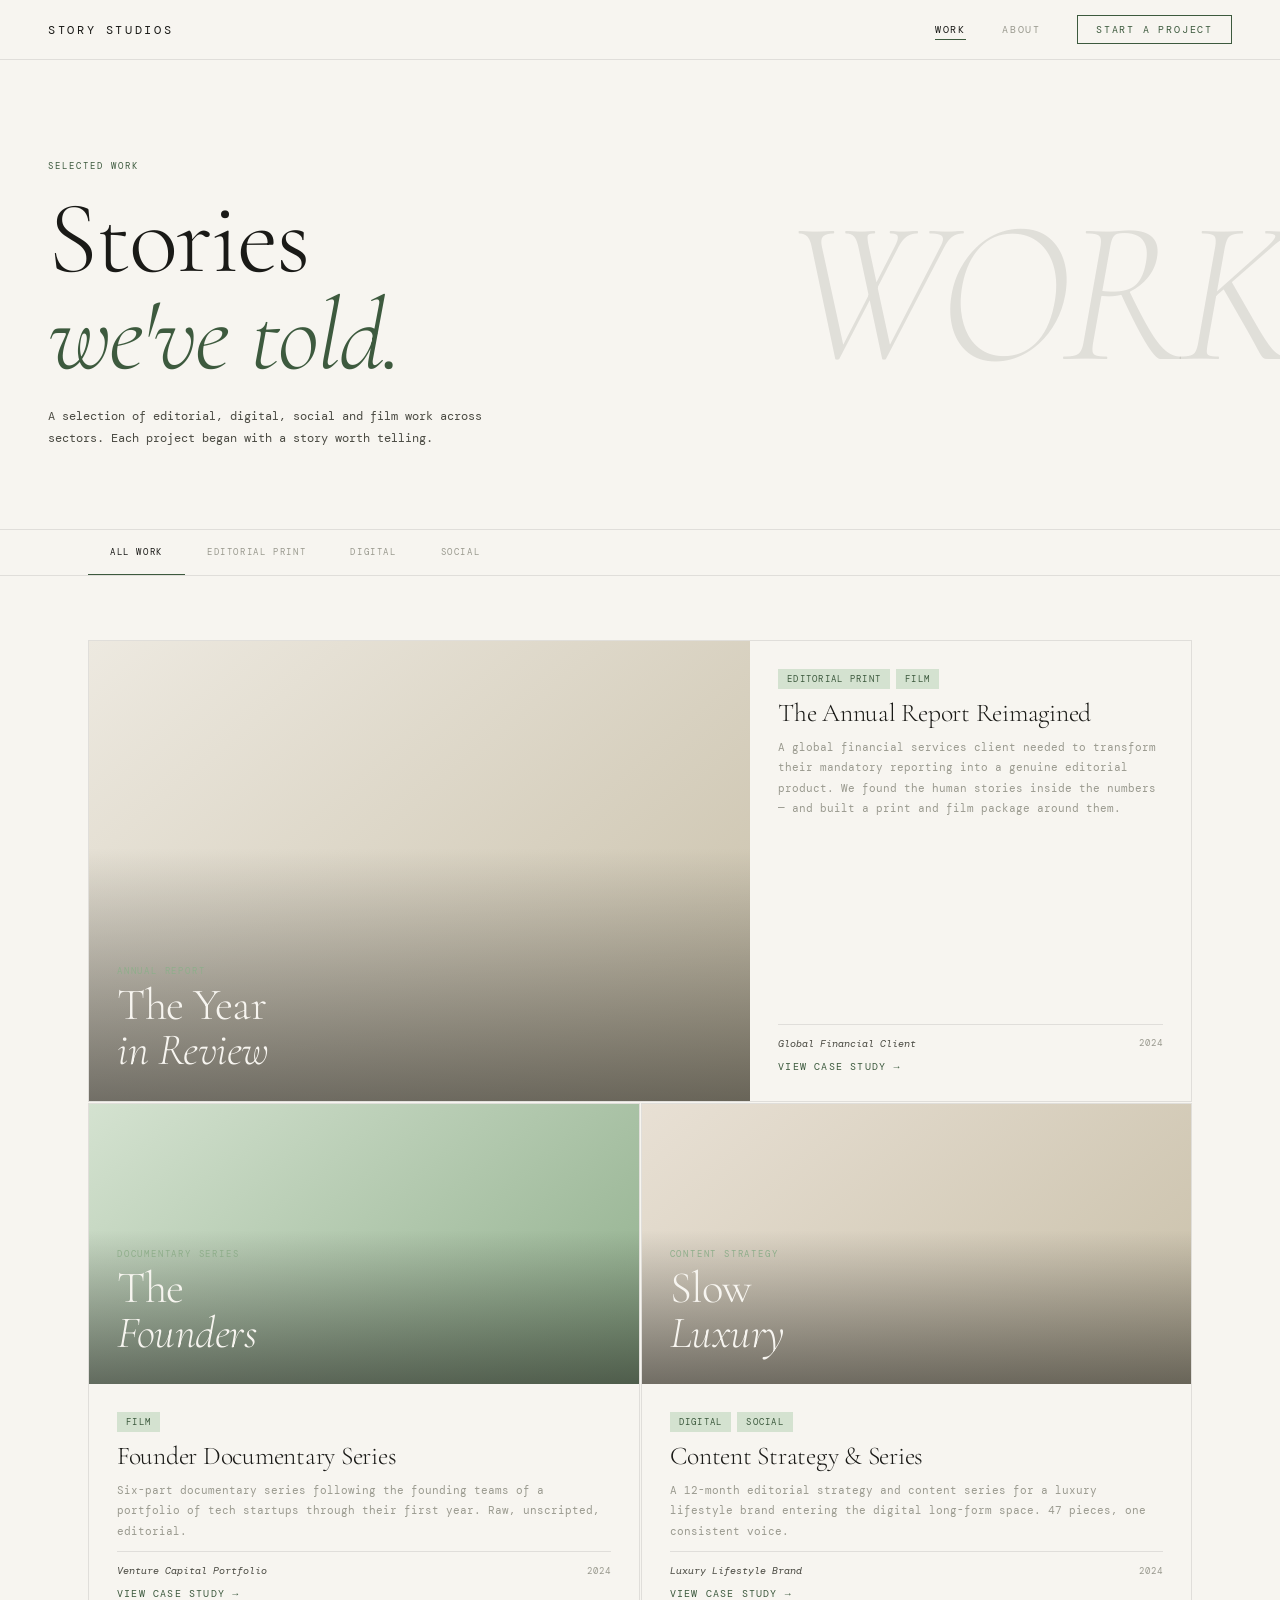
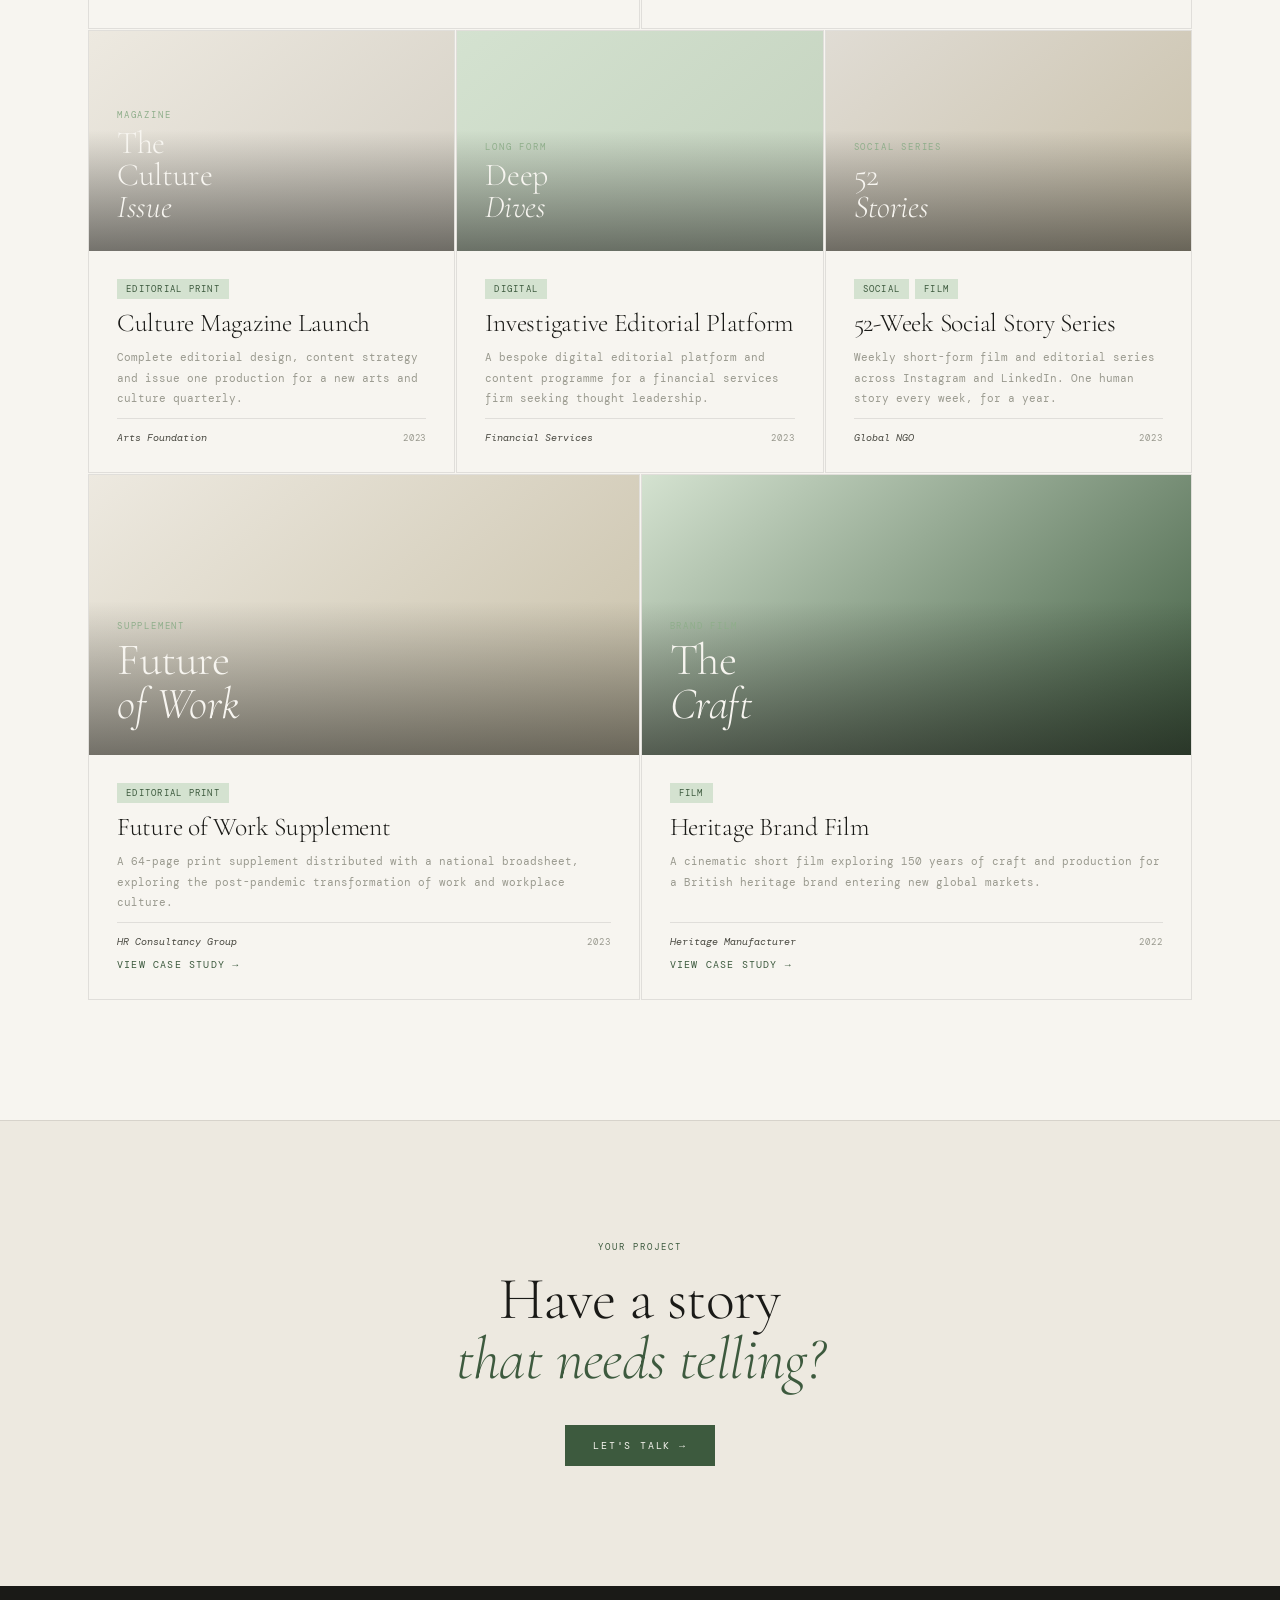
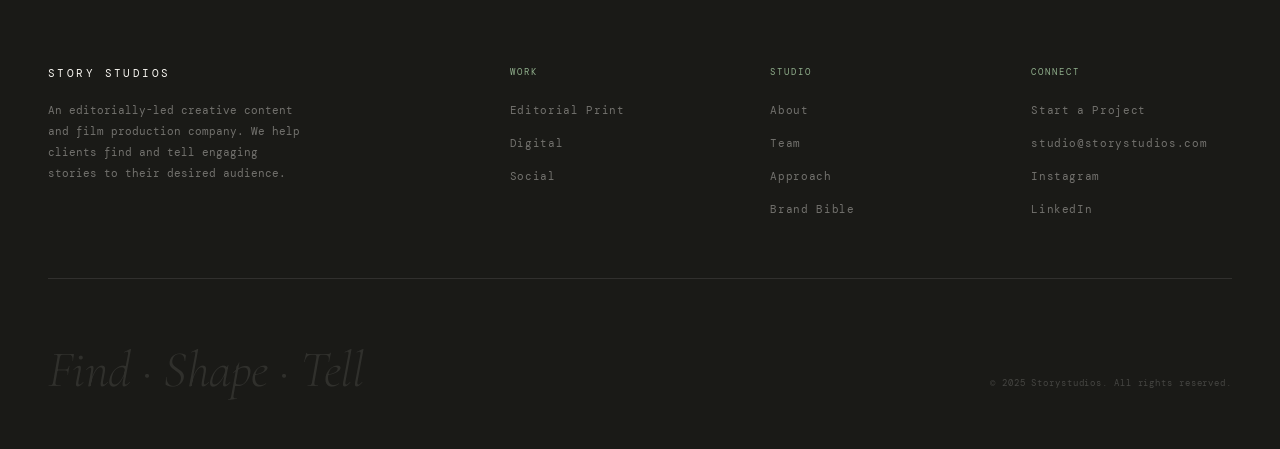
<file: work.html>
<!DOCTYPE html>
<html lang="en">
<head>
  <meta charset="UTF-8" />
  <meta name="viewport" content="width=device-width, initial-scale=1.0" />
  <title>Work — Storystudios</title>
  <meta name="description" content="Selected work by Storystudios across editorial print, digital, social and film." />
  <link rel="preconnect" href="https://fonts.googleapis.com">
  <link rel="preconnect" href="https://fonts.gstatic.com" crossorigin>
  <link href="https://fonts.googleapis.com/css2?family=Cormorant+Garamond:ital,wght@0,300;0,400;0,600;1,300;1,400&family=DM+Mono:ital,wght@0,300;0,400;1,300&display=swap" rel="stylesheet">
  <link rel="stylesheet" href="css/site.css" />
  <link rel="stylesheet" href="css/work.css" />
</head>
<body>

  <nav class="site-nav" id="site-nav">
    <a href="home.html" class="nav-logo">
      <span class="nav-wordmark">Story Studios</span>
    </a>
    <div class="nav-links">
      <a href="work.html" class="active">Work</a>
      <a href="about.html">About</a>
      <a href="contact.html" class="nav-cta">Start a Project</a>
    </div>
  </nav>

  <div class="page-wrap">

    <!-- PAGE HEADER -->
    <header class="page-header">
      <div class="ph-inner">
        <div class="eyebrow ph-eyebrow">Selected Work</div>
        <h1 class="ph-title">Stories<br><em>we've told.</em></h1>
        <p class="ph-sub">A selection of editorial, digital, social and film work across sectors. Each project began with a story worth telling.</p>
      </div>
    </header>

    <!-- FILTERS -->
    <div class="work-filters">
      <div class="wf-inner">
        <button class="wf-btn active" data-filter="all">All Work</button>
        <button class="wf-btn" data-filter="editorial">Editorial Print</button>
        <button class="wf-btn" data-filter="digital">Digital</button>
        <button class="wf-btn" data-filter="social">Social</button>
        
      </div>
    </div>

    <!-- WORK GRID -->
    <section class="work-grid-section">
      <div class="wg-inner">

        <!-- Row 1: Large feature -->
        <article class="wc wc-large reveal" data-tags="editorial film">
          <div class="wc-img" style="background: linear-gradient(140deg, var(--paper-warm) 0%, var(--bone) 100%);">
            <div class="wc-img-inner">
              <div class="wc-img-text">
                <div class="wci-pre">Annual Report</div>
                <div class="wci-big">The Year<br><em>in Review</em></div>
              </div>
            </div>
          </div>
          <div class="wc-info">
            <div class="wc-tags">
              <span class="wc-tag">Editorial Print</span>
              <span class="wc-tag">Film</span>
            </div>
            <h2 class="wc-title">The Annual Report Reimagined</h2>
            <p class="wc-desc">A global financial services client needed to transform their mandatory reporting into a genuine editorial product. We found the human stories inside the numbers — and built a print and film package around them.</p>
            <div class="wc-meta">
              <span class="wc-client">Global Financial Client</span>
              <span class="wc-year">2024</span>
            </div>
            <a href="#" class="wc-link">View Case Study →</a>
          </div>
        </article>

        <!-- Row 2: Two-column -->
        <div class="wc-row">
          <article class="wc wc-half reveal" data-tags="film">
            <div class="wc-img" style="background: linear-gradient(140deg, var(--moss-pale) 0%, var(--moss-light) 100%);">
              <div class="wc-img-inner">
                <div class="wc-img-text">
                  <div class="wci-pre">Documentary Series</div>
                  <div class="wci-big">The<br><em>Founders</em></div>
                </div>
              </div>
            </div>
            <div class="wc-info">
              <div class="wc-tags"><span class="wc-tag">Film</span></div>
              <h2 class="wc-title">Founder Documentary Series</h2>
              <p class="wc-desc">Six-part documentary series following the founding teams of a portfolio of tech startups through their first year. Raw, unscripted, editorial.</p>
              <div class="wc-meta">
                <span class="wc-client">Venture Capital Portfolio</span>
                <span class="wc-year">2024</span>
              </div>
              <a href="#" class="wc-link">View Case Study →</a>
            </div>
          </article>

          <article class="wc wc-half reveal" data-tags="digital social">
            <div class="wc-img" style="background: linear-gradient(140deg, #e8e0d4 0%, var(--bone) 100%);">
              <div class="wc-img-inner">
                <div class="wc-img-text">
                  <div class="wci-pre">Content Strategy</div>
                  <div class="wci-big">Slow<br><em>Luxury</em></div>
                </div>
              </div>
            </div>
            <div class="wc-info">
              <div class="wc-tags">
                <span class="wc-tag">Digital</span>
                <span class="wc-tag">Social</span>
              </div>
              <h2 class="wc-title">Content Strategy &amp; Series</h2>
              <p class="wc-desc">A 12-month editorial strategy and content series for a luxury lifestyle brand entering the digital long-form space. 47 pieces, one consistent voice.</p>
              <div class="wc-meta">
                <span class="wc-client">Luxury Lifestyle Brand</span>
                <span class="wc-year">2024</span>
              </div>
              <a href="#" class="wc-link">View Case Study →</a>
            </div>
          </article>
        </div>

        <!-- Row 3: Three-column -->
        <div class="wc-row wc-thirds">
          <article class="wc wc-third reveal" data-tags="editorial">
            <div class="wc-img" style="background: linear-gradient(140deg, var(--paper-warm) 0%, #d4cfc4 100%);">
              <div class="wc-img-inner">
                <div class="wc-img-text small">
                  <div class="wci-pre">Magazine</div>
                  <div class="wci-big sm">The<br>Culture<br><em>Issue</em></div>
                </div>
              </div>
            </div>
            <div class="wc-info">
              <div class="wc-tags"><span class="wc-tag">Editorial Print</span></div>
              <h2 class="wc-title">Culture Magazine Launch</h2>
              <p class="wc-desc">Complete editorial design, content strategy and issue one production for a new arts and culture quarterly.</p>
              <div class="wc-meta">
                <span class="wc-client">Arts Foundation</span>
                <span class="wc-year">2023</span>
              </div>
            </div>
          </article>

          <article class="wc wc-third reveal" data-tags="digital">
            <div class="wc-img" style="background: linear-gradient(140deg, var(--moss-pale) 0%, #8fae8b80 100%);">
              <div class="wc-img-inner">
                <div class="wc-img-text small">
                  <div class="wci-pre">Long Form</div>
                  <div class="wci-big sm">Deep<br><em>Dives</em></div>
                </div>
              </div>
            </div>
            <div class="wc-info">
              <div class="wc-tags"><span class="wc-tag">Digital</span></div>
              <h2 class="wc-title">Investigative Editorial Platform</h2>
              <p class="wc-desc">A bespoke digital editorial platform and content programme for a financial services firm seeking thought leadership.</p>
              <div class="wc-meta">
                <span class="wc-client">Financial Services</span>
                <span class="wc-year">2023</span>
              </div>
            </div>
          </article>

          <article class="wc wc-third reveal" data-tags="social film">
            <div class="wc-img" style="background: linear-gradient(140deg, #e0dcd4 0%, var(--bone) 100%);">
              <div class="wc-img-inner">
                <div class="wc-img-text small">
                  <div class="wci-pre">Social Series</div>
                  <div class="wci-big sm">52<br><em>Stories</em></div>
                </div>
              </div>
            </div>
            <div class="wc-info">
              <div class="wc-tags">
                <span class="wc-tag">Social</span>
                <span class="wc-tag">Film</span>
              </div>
              <h2 class="wc-title">52-Week Social Story Series</h2>
              <p class="wc-desc">Weekly short-form film and editorial series across Instagram and LinkedIn. One human story every week, for a year.</p>
              <div class="wc-meta">
                <span class="wc-client">Global NGO</span>
                <span class="wc-year">2023</span>
              </div>
            </div>
          </article>
        </div>

        <!-- Row 4: Two-column -->
        <div class="wc-row">
          <article class="wc wc-half reveal" data-tags="editorial">
            <div class="wc-img" style="background: linear-gradient(140deg, var(--paper-warm) 0%, #c8c0a8 100%);">
              <div class="wc-img-inner">
                <div class="wc-img-text">
                  <div class="wci-pre">Supplement</div>
                  <div class="wci-big">Future<br><em>of Work</em></div>
                </div>
              </div>
            </div>
            <div class="wc-info">
              <div class="wc-tags"><span class="wc-tag">Editorial Print</span></div>
              <h2 class="wc-title">Future of Work Supplement</h2>
              <p class="wc-desc">A 64-page print supplement distributed with a national broadsheet, exploring the post-pandemic transformation of work and workplace culture.</p>
              <div class="wc-meta">
                <span class="wc-client">HR Consultancy Group</span>
                <span class="wc-year">2023</span>
              </div>
              <a href="#" class="wc-link">View Case Study →</a>
            </div>
          </article>

          <article class="wc wc-half reveal" data-tags="film">
            <div class="wc-img" style="background: linear-gradient(140deg, var(--moss-pale) 0%, var(--moss) 100%);">
              <div class="wc-img-inner">
                <div class="wc-img-text">
                  <div class="wci-pre">Brand Film</div>
                  <div class="wci-big">The<br><em>Craft</em></div>
                </div>
              </div>
            </div>
            <div class="wc-info">
              <div class="wc-tags"><span class="wc-tag">Film</span></div>
              <h2 class="wc-title">Heritage Brand Film</h2>
              <p class="wc-desc">A cinematic short film exploring 150 years of craft and production for a British heritage brand entering new global markets.</p>
              <div class="wc-meta">
                <span class="wc-client">Heritage Manufacturer</span>
                <span class="wc-year">2022</span>
              </div>
              <a href="#" class="wc-link">View Case Study →</a>
            </div>
          </article>
        </div>

      </div>
    </section>

    <!-- EMPTY STATE (hidden by default) -->
    <div class="empty-state" id="empty-state" style="display:none;">
      <div class="es-text">No work in this category yet — check back soon.</div>
    </div>

    <!-- CTA -->
    <section class="work-cta">
      <div class="wc-cta-inner reveal">
        <div class="eyebrow">Your Project</div>
        <h2 class="wc-cta-title">Have a story<br><em>that needs telling?</em></h2>
        <a href="contact.html" class="btn-primary">Let's Talk →</a>
      </div>
    </section>

  </div>

  <!-- FOOTER -->
  <footer class="site-footer">
    <div class="footer-grid">
      <div class="footer-brand">
        <div class="footer-logo">
          
          <span class="footer-wordmark">Story Studios</span>
        </div>
        <p>An editorially-led creative content and film production company. We help clients find and tell engaging stories to their desired audience.</p>
      </div>
      <div class="footer-col">
        <div class="footer-col-label">Work</div>
        <ul>
          <li><a href="work.html?filter=editorial">Editorial Print</a></li>
          <li><a href="work.html?filter=digital">Digital</a></li>
          <li><a href="work.html?filter=social">Social</a></li>
          
        </ul>
      </div>
      <div class="footer-col">
        <div class="footer-col-label">Studio</div>
        <ul>
          <li><a href="about.html">About</a></li>
          <li><a href="about.html#team">Team</a></li>
          <li><a href="about.html#approach">Approach</a></li>
          <li><a href="index.html">Brand Bible</a></li>
        </ul>
      </div>
      <div class="footer-col">
        <div class="footer-col-label">Connect</div>
        <ul>
          <li><a href="contact.html">Start a Project</a></li>
          <li><a href="mailto:studio@storystudios.com">studio@storystudios.com</a></li>
          <li><a href="#">Instagram</a></li>
          <li><a href="#">LinkedIn</a></li>
        </ul>
      </div>
    </div>
    <div class="footer-bottom">
      <div class="footer-tagline">Find · Shape · Tell</div>
      <div class="footer-legal">© 2025 Storystudios. All rights reserved.</div>
    </div>
  </footer>

  <script src="js/site.js"></script>
</body>
</html>
</file>
<file: css/site.css>
/* ============================================
   STORYSTUDIOS — site.css v2
   Mood Board Direction: Paper · Moss · Bone
   ============================================ */

:root {
  --paper: #F7F5F0;
  --paper-warm: #EDE9E0;
  --bone: #C8BFA8;
  --bone-mid: #B5AA90;
  --ink: #1A1A17;
  --ink-mid: #4A4A42;
  --ink-faint: #9A9A8F;
  --moss: #3D5A3E;
  --moss-light: #8FAE8B;
  --moss-pale: #D4E2D0;
  --rule: rgba(26,26,23,0.1);
  --rule-heavy: rgba(26,26,23,0.2);

  --font-display: 'Cormorant Garamond', Georgia, serif;
  --font-ui: 'DM Mono', 'Courier New', monospace;

  --nav-h: 60px;
  --max-w: 1200px;
  --ease-out: cubic-bezier(0.16, 1, 0.3, 1);
}

*, *::before, *::after { box-sizing: border-box; margin: 0; padding: 0; }
html { scroll-behavior: smooth; font-size: 16px; }

body {
  font-family: var(--font-ui);
  background: var(--paper);
  color: var(--ink);
  overflow-x: hidden;
  -webkit-font-smoothing: antialiased;
}

a { color: inherit; text-decoration: none; }

::-webkit-scrollbar { width: 3px; }
::-webkit-scrollbar-track { background: var(--paper); }
::-webkit-scrollbar-thumb { background: var(--moss); }

/* ---- NAV ---- */
.site-nav {
  position: fixed;
  top: 0; left: 0; right: 0;
  z-index: 200;
  height: var(--nav-h);
  display: flex;
  align-items: center;
  justify-content: space-between;
  padding: 0 48px;
  background: var(--paper);
  border-bottom: 1px solid var(--rule);
  transition: box-shadow 0.3s ease;
}

.site-nav.scrolled { box-shadow: 0 2px 32px rgba(26,26,23,0.08); }

.nav-logo {
  display: flex;
  align-items: baseline;
  gap: 10px;
  text-decoration: none;
}

.nav-wordmark {
  font-family: var(--font-ui);
  font-size: 12px;
  font-weight: 400;
  letter-spacing: 0.22em;
  text-transform: uppercase;
  color: var(--ink);
}

.nav-links {
  display: flex;
  align-items: center;
  gap: 36px;
}

.nav-links a {
  font-family: var(--font-ui);
  font-size: 10px;
  font-weight: 400;
  letter-spacing: 0.18em;
  text-transform: uppercase;
  color: var(--ink-faint);
  transition: color 0.2s ease;
  position: relative;
}

.nav-links a::after {
  content: '';
  position: absolute;
  bottom: -3px; left: 0;
  width: 0; height: 0.5px;
  background: var(--moss);
  transition: width 0.3s var(--ease-out);
}

.nav-links a:hover { color: var(--ink); }
.nav-links a:hover::after, .nav-links a.active::after { width: 100%; }
.nav-links a.active { color: var(--ink); }

.nav-cta {
  color: var(--moss) !important;
  border: 0.5px solid var(--moss) !important;
  padding: 7px 18px;
  letter-spacing: 0.18em;
  transition: background 0.2s ease, color 0.2s ease !important;
}
.nav-cta::after { display: none !important; }
.nav-cta:hover { background: var(--moss) !important; color: var(--paper) !important; }

/* ---- FOOTER ---- */
.site-footer {
  background: var(--ink);
  padding: 80px 48px 48px;
}

.footer-grid {
  display: grid;
  grid-template-columns: 2fr 1fr 1fr 1fr;
  gap: 60px;
  max-width: var(--max-w);
  margin: 0 auto 60px;
  padding-bottom: 60px;
  border-bottom: 1px solid rgba(247,245,240,0.1);
}

.footer-brand .footer-logo {
  display: flex;
  align-items: baseline;
  gap: 10px;
  margin-bottom: 20px;
}

.footer-wordmark {
  font-family: var(--font-ui);
  font-size: 11px;
  font-weight: 400;
  letter-spacing: 0.22em;
  text-transform: uppercase;
  color: var(--paper);
}

.footer-brand p {
  font-family: var(--font-ui);
  font-size: 11px;
  font-weight: 400;
  line-height: 1.9;
  color: rgba(247,245,240,0.4);
  max-width: 260px;
}

.footer-col-label {
  font-family: var(--font-ui);
  font-size: 9px;
  font-weight: 400;
  letter-spacing: 0.22em;
  text-transform: uppercase;
  color: var(--moss-light);
  margin-bottom: 20px;
}

.footer-col ul { list-style: none; display: flex; flex-direction: column; gap: 12px; }

.footer-col ul li a {
  font-family: var(--font-ui);
  font-size: 11px;
  font-weight: 400;
  color: rgba(247,245,240,0.4);
  letter-spacing: 0.06em;
  transition: color 0.2s ease;
}

.footer-col ul li a:hover { color: var(--paper); }

.footer-bottom {
  max-width: var(--max-w);
  margin: 0 auto;
  display: flex;
  align-items: baseline;
  justify-content: space-between;
}

.footer-tagline {
  font-family: var(--font-display);
  font-size: clamp(28px, 4vw, 52px);
  font-weight: 300;
  font-style: italic;
  color: rgba(247,245,240,0.1);
  letter-spacing: -0.01em;
}

.footer-legal {
  font-family: var(--font-ui);
  font-size: 9px;
  font-weight: 400;
  letter-spacing: 0.1em;
  color: rgba(247,245,240,0.2);
  text-align: right;
  line-height: 2;
}

/* ---- UTILITIES ---- */
.page-wrap { padding-top: var(--nav-h); min-height: 100vh; }

.eyebrow {
  font-family: var(--font-ui);
  font-size: 9px;
  font-weight: 400;
  letter-spacing: 0.22em;
  text-transform: uppercase;
  color: var(--moss);
}

.btn-primary {
  display: inline-flex;
  align-items: center;
  gap: 10px;
  font-family: var(--font-ui);
  font-size: 10px;
  font-weight: 400;
  letter-spacing: 0.18em;
  text-transform: uppercase;
  color: var(--paper);
  background: var(--moss);
  padding: 14px 28px;
  border: none;
  cursor: pointer;
  transition: background 0.2s ease;
}
.btn-primary:hover { background: #2d4530; }

.btn-ghost {
  display: inline-flex;
  align-items: center;
  gap: 10px;
  font-family: var(--font-ui);
  font-size: 10px;
  font-weight: 400;
  letter-spacing: 0.18em;
  text-transform: uppercase;
  color: var(--ink);
  border: 0.5px solid var(--rule-heavy);
  padding: 14px 28px;
  cursor: pointer;
  transition: border-color 0.2s ease, color 0.2s ease;
}
.btn-ghost:hover { border-color: var(--moss); color: var(--moss); }

/* ---- SCROLL REVEAL ---- */
.reveal {
  opacity: 0;
  transform: translateY(20px);
  transition: opacity 0.8s var(--ease-out), transform 0.8s var(--ease-out);
}
.reveal.visible { opacity: 1; transform: none; }

@keyframes fadeUp {
  from { opacity: 0; transform: translateY(16px); }
  to   { opacity: 1; transform: translateY(0); }
}

/* ---- RESPONSIVE ---- */
@media (max-width: 1024px) {
  .site-nav { padding: 0 32px; }
  .footer-grid { grid-template-columns: 1fr 1fr; gap: 40px; }
}

@media (max-width: 768px) {
  .nav-links a:not(.nav-cta) { display: none; }
  .site-nav { padding: 0 24px; }
  .footer-grid { grid-template-columns: 1fr; }
  .footer-bottom { flex-direction: column; gap: 16px; }
  .footer-legal { text-align: left; }
}

@media (prefers-reduced-motion: reduce) {
  *, *::before, *::after { animation-duration: 0.01ms !important; transition-duration: 0.01ms !important; }
}
</file>
<file: css/about.css>
/* ============================================
   STORYSTUDIOS — about.css v2
   ============================================ */

.about-hero {
  padding: 100px 48px 80px;
  border-bottom: 0.5px solid var(--rule);
}

.ah-inner {
  max-width: var(--max-w);
  margin: 0 auto;
  display: grid;
  grid-template-columns: 5fr 4fr;
  gap: 80px;
  align-items: start;
}

.ah-title {
  font-family: var(--font-display);
  font-size: clamp(48px, 7vw, 100px);
  font-weight: 300;
  line-height: 0.95;
  letter-spacing: -0.02em;
  margin-top: 20px;
  color: var(--ink);
}
.ah-title em { font-style: italic; color: var(--moss); }

.ah-right { padding-top: 60px; }

.ah-intro {
  font-family: var(--font-ui);
  font-size: 13px;
  font-weight: 400;
  line-height: 1.9;
  color: var(--ink-mid);
  margin-bottom: 20px;
}

.ah-stats {
  display: flex;
  gap: 36px;
  margin-top: 40px;
  padding-top: 28px;
  border-top: 0.5px solid var(--rule);
}

.ah-num {
  font-family: var(--font-display);
  font-size: 36px;
  font-weight: 300;
  color: var(--moss);
  line-height: 1;
}

.ah-label {
  font-family: var(--font-ui);
  font-size: 9px;
  font-weight: 400;
  letter-spacing: 0.18em;
  text-transform: uppercase;
  color: var(--ink-faint);
  margin-top: 6px;
}

/* Approach */
.approach-section {
  padding: 120px 0;
  border-bottom: 0.5px solid var(--rule);
  background: var(--paper-warm);
}

.as-inner { max-width: var(--max-w); margin: 0 auto; padding: 0 48px; }
.as-header { margin-bottom: 64px; }
.as-header .eyebrow { margin-bottom: 16px; }

.as-title {
  font-family: var(--font-display);
  font-size: clamp(36px, 5vw, 64px);
  font-weight: 300;
  line-height: 1.0;
  letter-spacing: -0.01em;
  color: var(--ink);
}
.as-title em { font-style: italic; color: var(--moss); }

.as-body { display: grid; grid-template-columns: 1fr 1fr; gap: 80px; align-items: start; }

.as-text p {
  font-family: var(--font-ui);
  font-size: 13px;
  font-weight: 400;
  line-height: 1.9;
  color: var(--ink-mid);
  margin-bottom: 18px;
}

.as-principles { display: flex; flex-direction: column; }

.asp-item {
  display: flex;
  gap: 18px;
  padding: 20px 0;
  border-bottom: 0.5px solid var(--rule);
}
.asp-item:first-child { border-top: 0.5px solid var(--rule); }

.asp-mark { font-family: var(--font-ui); font-size: 12px; color: var(--moss); flex-shrink: 0; margin-top: 2px; }

.asp-title {
  font-family: var(--font-ui);
  font-size: 11px;
  font-weight: 400;
  letter-spacing: 0.1em;
  text-transform: uppercase;
  color: var(--ink);
  margin-bottom: 6px;
}

.asp-desc {
  font-family: var(--font-ui);
  font-size: 11px;
  font-weight: 400;
  line-height: 1.75;
  color: var(--ink-faint);
}

/* Team */
.team-section { padding: 120px 0; border-bottom: 0.5px solid var(--rule); }
.ts-inner { max-width: var(--max-w); margin: 0 auto; padding: 0 48px; }
.ts-header { margin-bottom: 64px; max-width: 560px; }
.ts-header .eyebrow { margin-bottom: 16px; }

.ts-title {
  font-family: var(--font-display);
  font-size: clamp(36px, 5vw, 60px);
  font-weight: 300;
  line-height: 1.0;
  letter-spacing: -0.01em;
  margin-bottom: 18px;
  color: var(--ink);
}
.ts-title em { font-style: italic; color: var(--moss); }

.ts-sub {
  font-family: var(--font-ui);
  font-size: 12px;
  font-weight: 400;
  line-height: 1.85;
  color: var(--ink-mid);
}

.ts-grid {
  display: grid;
  grid-template-columns: repeat(4, 1fr);
  border: 0.5px solid var(--rule);
}

.team-card {
  border-right: 0.5px solid var(--rule);
  overflow: hidden;
  transition: background 0.3s ease;
}
.team-card:last-child { border-right: none; }
.team-card:hover { background: var(--paper-warm); }

.tc-portrait {
  padding: 28px;
  border-bottom: 0.5px solid var(--rule);
  display: flex;
  align-items: center;
  justify-content: center;
  background: var(--paper-warm);
}

.tc-portrait-inner {
  width: 72px; height: 72px;
  border-radius: 50%;
  border: 0.5px solid var(--moss-light);
  display: flex;
  align-items: center;
  justify-content: center;
  background: var(--paper);
}
.tc-portrait-inner.tc-network { border-color: var(--rule-heavy); }

.tc-initial {
  font-family: var(--font-display);
  font-size: 28px;
  font-weight: 300;
  font-style: italic;
  color: var(--moss);
  line-height: 1;
}
.tc-network .tc-initial { color: var(--bone-mid); }

.tc-info { padding: 22px; }

.tc-name {
  font-family: var(--font-ui);
  font-size: 12px;
  font-weight: 400;
  letter-spacing: 0.04em;
  color: var(--ink);
  margin-bottom: 4px;
}

.tc-role {
  font-family: var(--font-ui);
  font-size: 9px;
  font-weight: 400;
  letter-spacing: 0.14em;
  text-transform: uppercase;
  color: var(--moss);
  margin-bottom: 12px;
}

.tc-bio {
  font-family: var(--font-ui);
  font-size: 11px;
  font-weight: 400;
  line-height: 1.75;
  color: var(--ink-faint);
}

/* Disciplines */
.about-disciplines {
  padding: 120px 0;
  border-bottom: 0.5px solid var(--rule);
  background: var(--paper-warm);
}

.ad-inner { max-width: var(--max-w); margin: 0 auto; padding: 0 48px; }
.ad-header { margin-bottom: 64px; }
.ad-header .eyebrow { margin-bottom: 16px; }

.ad-title {
  font-family: var(--font-display);
  font-size: clamp(36px, 5vw, 60px);
  font-weight: 300;
  line-height: 1.0;
  letter-spacing: -0.01em;
  color: var(--ink);
}
.ad-title em { font-style: italic; color: var(--moss); }

.ad-grid { display: grid; grid-template-columns: repeat(4, 1fr); border: 0.5px solid var(--rule); }

.ad-item {
  padding: 36px 28px;
  border-right: 0.5px solid var(--rule);
  transition: background 0.3s ease;
  background: var(--paper);
}
.ad-item:last-child { border-right: none; }
.ad-item:hover { background: var(--moss-pale); }

.ad-num {
  font-family: var(--font-ui);
  font-size: 9px;
  font-weight: 400;
  letter-spacing: 0.2em;
  color: var(--moss);
  margin-bottom: 14px;
}

.ad-name {
  font-family: var(--font-ui);
  font-size: 11px;
  font-weight: 400;
  letter-spacing: 0.12em;
  text-transform: uppercase;
  color: var(--ink);
  margin-bottom: 14px;
}

.ad-item p {
  font-family: var(--font-ui);
  font-size: 11px;
  font-weight: 400;
  line-height: 1.8;
  color: var(--ink-faint);
}

/* Clients */
.clients-section { padding: 120px 0; border-bottom: 0.5px solid var(--rule); }
.cl-inner { max-width: 760px; margin: 0 auto; padding: 0 48px; }

.cl-intro {
  font-family: var(--font-display);
  font-size: clamp(20px, 2.5vw, 28px);
  font-weight: 300;
  font-style: italic;
  line-height: 1.55;
  color: var(--ink-mid);
  margin-bottom: 40px;
}

.cl-note {
  font-family: var(--font-ui);
  font-size: 12px;
  font-weight: 400;
  line-height: 1.75;
  color: var(--ink-faint);
  display: flex;
  gap: 12px;
}
.cl-note-mark { color: var(--moss); flex-shrink: 0; }

/* About CTA */
.about-cta { padding: 120px 48px; text-align: center; background: var(--ink); }

.acta-inner { max-width: 560px; margin: 0 auto; }

.acta-title {
  font-family: var(--font-display);
  font-size: clamp(40px, 5.5vw, 72px);
  font-weight: 300;
  line-height: 1.0;
  letter-spacing: -0.01em;
  margin-bottom: 18px;
  color: var(--paper);
}
.acta-title em { font-style: italic; color: var(--moss-light); }

.acta-sub {
  font-family: var(--font-ui);
  font-size: 12px;
  font-weight: 400;
  line-height: 1.85;
  color: rgba(247,245,240,0.5);
  margin-bottom: 44px;
}

.acta-actions { display: flex; gap: 14px; justify-content: center; flex-wrap: wrap; }

@media (max-width: 1024px) {
  .ah-inner { grid-template-columns: 1fr; gap: 40px; }
  .ah-right { padding-top: 0; }
  .as-body { grid-template-columns: 1fr; gap: 48px; }
  .ts-grid { grid-template-columns: repeat(2, 1fr); }
  .ts-grid .team-card:nth-child(2) { border-right: none; }
  .ad-grid { grid-template-columns: repeat(2, 1fr); }
}

@media (max-width: 768px) {
  .about-hero, .approach-section, .team-section,
  .about-disciplines, .clients-section, .about-cta { padding: 80px 24px; }
  .as-inner, .ts-inner, .ad-inner, .cl-inner { padding: 0 24px; }
  .ts-grid { grid-template-columns: 1fr; }
  .ts-grid .team-card { border-right: none; border-bottom: 0.5px solid var(--rule); }
  .ad-grid { grid-template-columns: 1fr 1fr; }
}

.ad-grid-3 { grid-template-columns: repeat(3, 1fr) !important; }
</file>
<file: css/contact.css>
/* ============================================
   STORYSTUDIOS — contact.css v2
   ============================================ */

.contact-layout {
  display: grid;
  grid-template-columns: 5fr 7fr;
  min-height: calc(100vh - var(--nav-h));
  border-bottom: 0.5px solid var(--rule);
}

/* Left panel */
.contact-left {
  padding: 80px 48px;
  border-right: 0.5px solid var(--rule);
  background: var(--paper-warm);
}

.cl-sticky { position: sticky; top: calc(var(--nav-h) + 40px); }

.contact-title {
  font-family: var(--font-display);
  font-size: clamp(48px, 6vw, 80px);
  font-weight: 300;
  line-height: 0.95;
  letter-spacing: -0.02em;
  margin-bottom: 24px;
  color: var(--ink);
}
.contact-title em { font-style: italic; color: var(--moss); }

.contact-intro {
  font-family: var(--font-ui);
  font-size: 12px;
  font-weight: 400;
  line-height: 1.9;
  color: var(--ink-mid);
  margin-bottom: 44px;
}

.contact-details {
  display: flex;
  flex-direction: column;
  gap: 18px;
  margin-bottom: 36px;
  padding-bottom: 36px;
  border-bottom: 0.5px solid var(--rule);
}

.cd-label {
  font-family: var(--font-ui);
  font-size: 9px;
  font-weight: 400;
  letter-spacing: 0.2em;
  text-transform: uppercase;
  color: var(--moss);
  margin-bottom: 3px;
}

.cd-value {
  font-family: var(--font-ui);
  font-size: 12px;
  font-weight: 400;
  color: var(--ink-mid);
  transition: color 0.2s ease;
}
.cd-value:hover { color: var(--moss); }

.contact-social {
  margin-bottom: 36px;
  padding-bottom: 36px;
  border-bottom: 0.5px solid var(--rule);
}

.cs-links { display: flex; gap: 20px; margin-top: 8px; }

.cs-link {
  font-family: var(--font-ui);
  font-size: 10px;
  font-weight: 400;
  letter-spacing: 0.14em;
  text-transform: uppercase;
  color: var(--ink-faint);
  transition: color 0.2s ease;
}
.cs-link:hover { color: var(--moss); }

.cp-title {
  font-family: var(--font-ui);
  font-size: 9px;
  font-weight: 400;
  letter-spacing: 0.2em;
  text-transform: uppercase;
  color: var(--moss);
  margin-bottom: 18px;
}

.cp-step {
  display: flex;
  gap: 14px;
  align-items: flex-start;
  margin-bottom: 12px;
  font-family: var(--font-ui);
  font-size: 11px;
  font-weight: 400;
  line-height: 1.75;
  color: var(--ink-faint);
}

.cp-num {
  font-family: var(--font-ui);
  font-size: 9px;
  font-weight: 400;
  letter-spacing: 0.1em;
  color: var(--moss);
  flex-shrink: 0;
  margin-top: 2px;
}

/* Right panel / form */
.contact-right { padding: 80px 64px; background: var(--paper); }

.contact-form { max-width: 640px; }

.cf-section-label {
  font-family: var(--font-ui);
  font-size: 9px;
  font-weight: 400;
  letter-spacing: 0.22em;
  text-transform: uppercase;
  color: var(--moss);
  margin-bottom: 22px;
}

.cf-divider {
  height: 0.5px;
  background: var(--rule);
  margin: 36px 0;
}

.cf-row { display: grid; grid-template-columns: 1fr 1fr; gap: 18px; }

.cf-field { margin-bottom: 20px; display: flex; flex-direction: column; gap: 7px; }

.cf-label {
  font-family: var(--font-ui);
  font-size: 9px;
  font-weight: 400;
  letter-spacing: 0.18em;
  text-transform: uppercase;
  color: var(--ink-mid);
}

.cf-req { color: var(--moss); }

.cf-input {
  font-family: var(--font-ui);
  font-size: 12px;
  font-weight: 400;
  color: var(--ink);
  background: var(--paper-warm);
  border: 0.5px solid var(--rule-heavy);
  padding: 12px 14px;
  outline: none;
  transition: border-color 0.2s ease;
  appearance: none;
  width: 100%;
}

.cf-input::placeholder { color: var(--ink-faint); }
.cf-input:focus { border-color: var(--moss); background: var(--paper); }

.cf-select {
  cursor: pointer;
  background-image: url("data:image/svg+xml,%3Csvg xmlns='http://www.w3.org/2000/svg' width='10' height='6' viewBox='0 0 10 6'%3E%3Cpath d='M1 1l4 4 4-4' stroke='%233D5A3E' stroke-width='1' fill='none'/%3E%3C/svg%3E");
  background-repeat: no-repeat;
  background-position: right 14px center;
  padding-right: 36px;
}
.cf-select option { background: var(--paper); color: var(--ink); }

.cf-textarea { min-height: 140px; resize: vertical; line-height: 1.75; }

.cf-hint {
  font-family: var(--font-ui);
  font-size: 10px;
  font-weight: 400;
  line-height: 1.65;
  color: var(--ink-faint);
  font-style: italic;
}

/* Checkboxes */
.cf-checkgroup { display: grid; grid-template-columns: repeat(3, 1fr); gap: 8px; }

.cf-check {
  display: flex;
  align-items: center;
  gap: 9px;
  cursor: pointer;
  font-family: var(--font-ui);
  font-size: 11px;
  font-weight: 400;
  color: var(--ink-mid);
  transition: color 0.2s ease;
}
.cf-check:hover { color: var(--ink); }
.cf-check input[type="checkbox"] { display: none; }

.cf-check-box {
  width: 16px; height: 16px;
  border: 0.5px solid var(--rule-heavy);
  flex-shrink: 0;
  position: relative;
  transition: border-color 0.2s ease, background 0.2s ease;
  background: var(--paper-warm);
}

.cf-check input:checked + .cf-check-box {
  background: var(--moss);
  border-color: var(--moss);
}

.cf-check input:checked + .cf-check-box::after {
  content: '✓';
  position: absolute;
  inset: 0;
  display: flex;
  align-items: center;
  justify-content: center;
  font-size: 9px;
  color: var(--paper);
  font-family: var(--font-ui);
}

/* Submit */
.cf-submit-row { display: flex; align-items: flex-start; gap: 24px; flex-wrap: wrap; margin-top: 8px; }

.cf-submit {
  display: flex;
  align-items: center;
  gap: 10px;
  font-family: var(--font-ui);
  font-size: 11px;
  font-weight: 400;
  letter-spacing: 0.16em;
  text-transform: uppercase;
  color: var(--paper);
  background: var(--moss);
  border: none;
  padding: 16px 32px;
  cursor: pointer;
  transition: background 0.2s ease;
  flex-shrink: 0;
}
.cf-submit:hover { background: #2d4530; }

.cf-submit-arrow { font-size: 14px; transition: transform 0.2s ease; }
.cf-submit:hover .cf-submit-arrow { transform: translateX(3px); }

.cf-privacy {
  font-family: var(--font-ui);
  font-size: 10px;
  font-weight: 400;
  line-height: 1.7;
  color: var(--ink-faint);
  max-width: 260px;
}

/* Success */
.cf-success {
  padding: 48px 36px;
  border: 0.5px solid var(--moss-light);
  background: var(--moss-pale);
  text-align: center;
  animation: fadeUp 0.5s var(--ease-out) both;
}

.cfs-mark { font-size: 28px; color: var(--moss); margin-bottom: 12px; }

.cfs-title {
  font-family: var(--font-display);
  font-size: 28px;
  font-weight: 300;
  font-style: italic;
  color: var(--ink);
  margin-bottom: 10px;
}

.cfs-body {
  font-family: var(--font-ui);
  font-size: 12px;
  font-weight: 400;
  line-height: 1.75;
  color: var(--ink-mid);
}
.cfs-body a { color: var(--moss); }

@media (max-width: 1024px) {
  .contact-layout { grid-template-columns: 1fr; }
  .contact-left { border-right: none; border-bottom: 0.5px solid var(--rule); padding: 60px 32px; }
  .cl-sticky { position: static; }
  .contact-right { padding: 60px 32px; }
  .cf-checkgroup { grid-template-columns: repeat(2, 1fr); }
}

@media (max-width: 640px) {
  .contact-left, .contact-right { padding: 48px 24px; }
  .cf-row { grid-template-columns: 1fr; }
  .cf-checkgroup { grid-template-columns: 1fr 1fr; }
  .cf-submit-row { flex-direction: column; }
}
</file>
<file: css/home.css>
/* ============================================
   STORYSTUDIOS — home.css v3
   ============================================ */

/* ---- HERO ---- */
.hero {
  min-height: 100vh;
  padding-top: var(--nav-h);
  display: flex;
  flex-direction: column;
  border-bottom: 0.5px solid var(--rule);
}

.hero-statement {
  flex: 1;
  display: flex;
  flex-direction: column;
  justify-content: space-between;
  max-width: var(--max-w);
  margin: 0 auto;
  padding: 80px 48px 72px;
  width: 100%;
}

.hero-the-story {
  display: flex;
  flex-direction: column;
  flex: 1;
  justify-content: center;
  padding: 40px 0;
}

.hts-the {
  display: block;
  font-family: var(--font-display);
  font-size: clamp(96px, 18vw, 260px);
  font-weight: 300;
  line-height: 0.88;
  letter-spacing: -0.03em;
  color: var(--ink);
  opacity: 0;
  animation: fadeUp 1s var(--ease-out) 0.2s forwards;
}

.hts-story {
  display: block;
  font-family: var(--font-display);
  font-size: clamp(96px, 18vw, 260px);
  font-weight: 300;
  font-style: italic;
  line-height: 0.88;
  letter-spacing: -0.03em;
  color: var(--moss);
  opacity: 0;
  animation: fadeUp 1s var(--ease-out) 0.45s forwards;
}

.hero-foot {
  display: grid;
  grid-template-columns: 1fr 2fr auto;
  gap: 40px;
  align-items: end;
  padding-top: 40px;
  border-top: 0.5px solid var(--rule);
  opacity: 0;
  animation: fadeUp 0.8s var(--ease-out) 0.9s forwards;
}

.hero-foot-left .eyebrow { line-height: 1; }

.hero-foot-desc {
  font-family: var(--font-ui);
  font-size: 12px;
  font-weight: 400;
  line-height: 1.85;
  color: var(--ink-mid);
  max-width: 360px;
}

.hero-foot-actions {
  display: flex;
  gap: 12px;
  justify-content: flex-end;
  flex-wrap: wrap;
}

/* ---- DISCIPLINES ---- */
.disciplines-section {
  padding: 120px 0;
  border-bottom: 0.5px solid var(--rule);
}

.ds-inner { max-width: var(--max-w); margin: 0 auto; padding: 0 48px; }
.ds-header { margin-bottom: 64px; }
.ds-header .eyebrow { margin-bottom: 16px; }

.ds-title {
  font-family: var(--font-display);
  font-size: clamp(36px, 5vw, 64px);
  font-weight: 300;
  line-height: 1.0;
  letter-spacing: -0.01em;
  color: var(--ink);
}
.ds-title em { font-style: italic; color: var(--moss); }

.ds-grid {
  display: grid;
  grid-template-columns: repeat(4, 1fr);
  border: 0.5px solid var(--rule);
}

.ds-grid-3 {
  grid-template-columns: repeat(3, 1fr);
}

.ds-card {
  display: flex;
  flex-direction: column;
  padding: 36px 28px;
  border-right: 0.5px solid var(--rule);
  text-decoration: none;
  color: var(--ink);
  transition: background 0.3s ease;
  gap: 10px;
}
.ds-card:last-child { border-right: none; }
.ds-card:hover { background: var(--paper-warm); }
.ds-card:hover .ds-card-arrow { color: var(--moss); transform: translateX(3px); }

.ds-card-num {
  font-family: var(--font-ui);
  font-size: 9px;
  font-weight: 400;
  letter-spacing: 0.2em;
  color: var(--moss);
}

.ds-card-icon { font-size: 18px; color: var(--bone-mid); margin: 4px 0; }

.ds-card-name {
  font-family: var(--font-ui);
  font-size: 11px;
  font-weight: 400;
  letter-spacing: 0.14em;
  text-transform: uppercase;
  color: var(--ink);
  margin-top: 4px;
}

.ds-card-desc {
  font-family: var(--font-ui);
  font-size: 11px;
  font-weight: 400;
  line-height: 1.75;
  color: var(--ink-faint);
  flex: 1;
}

.ds-card-arrow {
  font-size: 14px;
  color: var(--rule-heavy);
  transition: color 0.2s ease, transform 0.2s ease;
  margin-top: 8px;
}

/* ---- FEATURED WORK ---- */
.featured-section {
  padding: 120px 0;
  border-bottom: 0.5px solid var(--rule);
  background: var(--paper-warm);
}

.fs-inner { max-width: var(--max-w); margin: 0 auto; padding: 0 48px; }

.fs-header {
  display: flex;
  align-items: baseline;
  justify-content: space-between;
  margin-bottom: 40px;
}

.fs-view-all {
  font-family: var(--font-ui);
  font-size: 10px;
  font-weight: 400;
  letter-spacing: 0.16em;
  text-transform: uppercase;
  color: var(--moss);
  transition: opacity 0.2s;
}
.fs-view-all:hover { opacity: 0.6; }

.fs-grid {
  display: grid;
  grid-template-columns: 3fr 2fr;
  gap: 1px;
  background: var(--rule);
  border: 0.5px solid var(--rule);
}

.fs-card-col { display: flex; flex-direction: column; gap: 1px; }

.fs-card {
  display: block;
  position: relative;
  overflow: hidden;
  text-decoration: none;
  color: var(--ink);
}

.fs-card-large .fs-card-img { min-height: 520px; }
.fs-card .fs-card-img { min-height: 259px; }

.fs-card-img {
  width: 100%;
  position: relative;
  transition: transform 0.7s var(--ease-out);
}
.fs-card:hover .fs-card-img { transform: scale(1.02); }

.fs-card-overlay {
  position: absolute;
  inset: 0;
  padding: 28px;
  display: flex;
  flex-direction: column;
  justify-content: flex-end;
  background: linear-gradient(to top, rgba(26,26,23,0.55) 0%, transparent 55%);
}

.fs-card-discipline {
  font-family: var(--font-ui);
  font-size: 9px;
  font-weight: 400;
  letter-spacing: 0.2em;
  text-transform: uppercase;
  color: var(--moss-light);
  margin-bottom: 8px;
}

.fs-card-title {
  font-family: var(--font-display);
  font-size: clamp(20px, 2.5vw, 32px);
  font-weight: 300;
  line-height: 1.05;
  letter-spacing: -0.01em;
  color: var(--paper);
  margin-bottom: 6px;
}
.fs-card-title em { font-style: italic; }

.fs-card-client {
  font-family: var(--font-ui);
  font-size: 10px;
  font-weight: 400;
  color: rgba(247,245,240,0.5);
}

/* ---- PROCESS ---- */
.process-section {
  padding: 120px 0;
  border-bottom: 0.5px solid var(--rule);
}

.ps-inner { max-width: var(--max-w); margin: 0 auto; padding: 0 48px; }
.ps-header { max-width: 560px; margin-bottom: 80px; }
.ps-header .eyebrow { margin-bottom: 16px; }

.ps-title {
  font-family: var(--font-display);
  font-size: clamp(44px, 6vw, 72px);
  font-weight: 300;
  font-style: italic;
  letter-spacing: -0.01em;
  margin-bottom: 16px;
  color: var(--ink);
}

.ps-sub {
  font-family: var(--font-ui);
  font-size: 12px;
  font-weight: 400;
  line-height: 1.85;
  color: var(--ink-mid);
}

.ps-steps {
  display: grid;
  grid-template-columns: 1fr 1fr 1fr;
  border: 0.5px solid var(--rule);
}

.ps-step {
  padding: 40px 36px;
  border-right: 0.5px solid var(--rule);
  transition: background 0.3s ease;
}
.ps-step:last-child { border-right: none; }
.ps-step:hover { background: var(--paper-warm); }

.ps-step-num {
  font-family: var(--font-display);
  font-size: 40px;
  font-weight: 300;
  font-style: italic;
  color: var(--moss);
  line-height: 1;
  margin-bottom: 16px;
}

.ps-step p {
  font-family: var(--font-ui);
  font-size: 12px;
  font-weight: 400;
  line-height: 1.85;
  color: var(--ink-mid);
}

.ps-cta { text-align: center; padding-top: 48px; }

/* ---- QUOTE ---- */
.quote-section {
  padding: 120px 48px;
  border-bottom: 0.5px solid var(--rule);
  background: var(--ink);
}

.qs-inner { max-width: 800px; margin: 0 auto; text-align: center; }

.qs-mark {
  font-family: var(--font-display);
  font-size: 80px;
  font-weight: 300;
  color: var(--moss);
  line-height: 0.6;
  opacity: 0.5;
  margin-bottom: 8px;
}

.qs-quote {
  font-family: var(--font-display);
  font-size: clamp(24px, 3.5vw, 44px);
  font-weight: 300;
  font-style: italic;
  line-height: 1.3;
  letter-spacing: -0.01em;
  color: var(--paper);
  margin-bottom: 28px;
}

.qs-rule { width: 40px; height: 0.5px; background: var(--moss-light); margin: 0 auto 14px; }

.qs-attr {
  font-family: var(--font-ui);
  font-size: 9px;
  font-weight: 400;
  letter-spacing: 0.2em;
  text-transform: uppercase;
  color: rgba(247,245,240,0.3);
}

/* ---- CTA BAND ---- */
.cta-band {
  padding: 120px 48px;
  border-bottom: 0.5px solid var(--rule);
  background: var(--paper-warm);
}

.cta-inner {
  max-width: var(--max-w);
  margin: 0 auto;
  display: grid;
  grid-template-columns: 1fr auto;
  gap: 80px;
  align-items: center;
}

.cta-title {
  font-family: var(--font-display);
  font-size: clamp(36px, 5vw, 60px);
  font-weight: 300;
  line-height: 1.05;
  letter-spacing: -0.01em;
  margin-bottom: 14px;
  color: var(--ink);
}
.cta-title em { font-style: italic; color: var(--moss); }

.cta-sub {
  font-family: var(--font-ui);
  font-size: 12px;
  font-weight: 400;
  line-height: 1.85;
  color: var(--ink-mid);
  max-width: 440px;
}

.cta-actions { display: flex; flex-direction: column; gap: 12px; min-width: 200px; }

/* ---- RESPONSIVE ---- */
@media (max-width: 1024px) {
  .hero-statement { padding: 60px 32px; }
  .hero-foot { grid-template-columns: 1fr; gap: 24px; }
  .hero-foot-actions { justify-content: flex-start; }
  .ds-grid-3 { grid-template-columns: 1fr; }
  .fs-grid { grid-template-columns: 1fr; }
  .fs-card-large .fs-card-img { min-height: 380px; }
  .ps-steps { grid-template-columns: 1fr; }
  .ps-step { border-right: none; border-bottom: 0.5px solid var(--rule); }
  .cta-inner { grid-template-columns: 1fr; gap: 40px; }
}

@media (max-width: 640px) {
  .hero-statement { padding: 40px 24px 56px; }
  .ds-inner, .fs-inner, .ps-inner { padding: 0 24px; }
  .disciplines-section, .featured-section, .process-section,
  .quote-section, .cta-band { padding: 80px 24px; }
}
</file>
<file: css/work.css>
/* ============================================
   STORYSTUDIOS — work.css v2
   ============================================ */

.page-header {
  padding: 100px 48px 80px;
  border-bottom: 0.5px solid var(--rule);
  position: relative;
  overflow: hidden;
}

.page-header::before {
  content: 'WORK';
  position: absolute;
  right: -10px; top: 50%;
  transform: translateY(-50%);
  font-family: var(--font-display);
  font-size: clamp(100px, 16vw, 220px);
  font-weight: 300;
  font-style: italic;
  color: var(--rule);
  pointer-events: none;
  line-height: 1;
  letter-spacing: -0.04em;
}

.ph-inner { max-width: var(--max-w); margin: 0 auto; position: relative; }
.ph-eyebrow { margin-bottom: 18px; animation: fadeUp 0.7s var(--ease-out) 0.1s both; }

.ph-title {
  font-family: var(--font-display);
  font-size: clamp(52px, 8vw, 108px);
  font-weight: 300;
  line-height: 0.95;
  letter-spacing: -0.02em;
  margin-bottom: 20px;
  color: var(--ink);
  animation: fadeUp 0.8s var(--ease-out) 0.25s both;
}
.ph-title em { font-style: italic; color: var(--moss); }

.ph-sub {
  font-family: var(--font-ui);
  font-size: 12px;
  font-weight: 400;
  line-height: 1.85;
  color: var(--ink-mid);
  max-width: 440px;
  animation: fadeUp 0.8s var(--ease-out) 0.4s both;
}

/* Filters */
.work-filters {
  border-bottom: 0.5px solid var(--rule);
  position: sticky;
  top: var(--nav-h);
  z-index: 50;
  background: var(--paper);
}

.wf-inner {
  max-width: var(--max-w);
  margin: 0 auto;
  padding: 0 48px;
  display: flex;
  gap: 0;
}

.wf-btn {
  font-family: var(--font-ui);
  font-size: 9px;
  font-weight: 400;
  letter-spacing: 0.18em;
  text-transform: uppercase;
  color: var(--ink-faint);
  background: none;
  border: none;
  border-bottom: 1.5px solid transparent;
  padding: 16px 22px;
  cursor: pointer;
  transition: color 0.2s ease, border-color 0.2s ease;
  white-space: nowrap;
}
.wf-btn:hover { color: var(--ink); }
.wf-btn.active { color: var(--ink); border-bottom-color: var(--moss); }

/* Work grid */
.work-grid-section { padding: 64px 0 120px; }

.wg-inner {
  max-width: var(--max-w);
  margin: 0 auto;
  padding: 0 48px;
  display: flex;
  flex-direction: column;
  gap: 1px;
  background: var(--rule);
  border: 0.5px solid var(--rule);
  margin-left: auto;
  margin-right: auto;
}

/* override background on section not inner */
.work-grid-section .wg-inner {
  background: transparent;
  border: none;
  gap: 1px;
}

.wc-row {
  display: grid;
  grid-template-columns: repeat(2, 1fr);
  gap: 1px;
}
.wc-row.wc-thirds { grid-template-columns: repeat(3, 1fr); }

.wc {
  border: 0.5px solid var(--rule);
  overflow: hidden;
  background: var(--paper);
  transition: border-color 0.3s ease;
}
.wc:hover { border-color: var(--moss); }
.wc.hidden { display: none; }

.wc-large { display: grid; grid-template-columns: 3fr 2fr; }
.wc-half, .wc-third { display: flex; flex-direction: column; }

.wc-img { position: relative; overflow: hidden; }
.wc-large .wc-img { min-height: 460px; }
.wc-half .wc-img { min-height: 280px; }
.wc-third .wc-img { min-height: 220px; }

.wc-img-inner {
  position: absolute;
  inset: 0;
  display: flex;
  align-items: flex-end;
  padding: 28px;
  background: linear-gradient(to top, rgba(26,26,23,0.55) 0%, transparent 55%);
  transition: transform 0.6s var(--ease-out);
}
.wc:hover .wc-img-inner { transform: scale(1.03); }

.wci-pre {
  font-family: var(--font-ui);
  font-size: 9px;
  font-weight: 400;
  letter-spacing: 0.2em;
  text-transform: uppercase;
  color: var(--moss-light);
  margin-bottom: 6px;
}

.wci-big {
  font-family: var(--font-display);
  font-size: clamp(28px, 3.5vw, 48px);
  font-weight: 300;
  line-height: 1.0;
  letter-spacing: -0.01em;
  color: var(--paper);
}
.wci-big em { font-style: italic; }
.wci-big.sm { font-size: clamp(22px, 2.5vw, 34px); }

.wc-info { padding: 28px; display: flex; flex-direction: column; gap: 10px; flex: 1; }

.wc-tags { display: flex; gap: 6px; flex-wrap: wrap; }

.wc-tag {
  font-family: var(--font-ui);
  font-size: 9px;
  font-weight: 400;
  letter-spacing: 0.14em;
  text-transform: uppercase;
  color: var(--moss);
  border: 0.5px solid var(--moss-pale);
  padding: 3px 8px;
  background: var(--moss-pale);
}

.wc-title {
  font-family: var(--font-display);
  font-size: clamp(18px, 2vw, 28px);
  font-weight: 300;
  letter-spacing: -0.01em;
  color: var(--ink);
  line-height: 1.1;
}

.wc-desc {
  font-family: var(--font-ui);
  font-size: 11px;
  font-weight: 400;
  line-height: 1.85;
  color: var(--ink-faint);
  flex: 1;
}

.wc-meta {
  display: flex;
  justify-content: space-between;
  align-items: center;
  padding-top: 12px;
  border-top: 0.5px solid var(--rule);
}

.wc-client {
  font-family: var(--font-ui);
  font-size: 10px;
  font-weight: 400;
  color: var(--ink-mid);
  font-style: italic;
}

.wc-year {
  font-family: var(--font-ui);
  font-size: 9px;
  font-weight: 400;
  letter-spacing: 0.1em;
  color: var(--ink-faint);
}

.wc-link {
  font-family: var(--font-ui);
  font-size: 10px;
  font-weight: 400;
  letter-spacing: 0.12em;
  text-transform: uppercase;
  color: var(--moss);
  transition: opacity 0.2s;
}
.wc-link:hover { opacity: 0.6; }

/* Empty state */
.empty-state { padding: 80px 48px; text-align: center; }
.es-text {
  font-family: var(--font-display);
  font-size: 24px;
  font-weight: 300;
  font-style: italic;
  color: var(--ink-faint);
}

/* Work CTA */
.work-cta {
  padding: 120px 48px;
  border-top: 0.5px solid var(--rule);
  background: var(--paper-warm);
  text-align: center;
}

.wc-cta-inner { max-width: 560px; margin: 0 auto; }
.wc-cta-inner .eyebrow { margin-bottom: 16px; }

.wc-cta-title {
  font-family: var(--font-display);
  font-size: clamp(36px, 5vw, 60px);
  font-weight: 300;
  line-height: 1.0;
  letter-spacing: -0.01em;
  margin-bottom: 36px;
  color: var(--ink);
}
.wc-cta-title em { font-style: italic; color: var(--moss); }

@media (max-width: 1024px) {
  .wc-large { grid-template-columns: 1fr; }
  .wc-row.wc-thirds { grid-template-columns: 1fr 1fr; }
}

@media (max-width: 768px) {
  .page-header { padding: 80px 24px 60px; }
  .wf-inner, .wg-inner { padding: 0 24px; }
  .wc-row { grid-template-columns: 1fr; }
  .wc-row.wc-thirds { grid-template-columns: 1fr; }
  .work-cta { padding: 80px 24px; }
}
</file>
